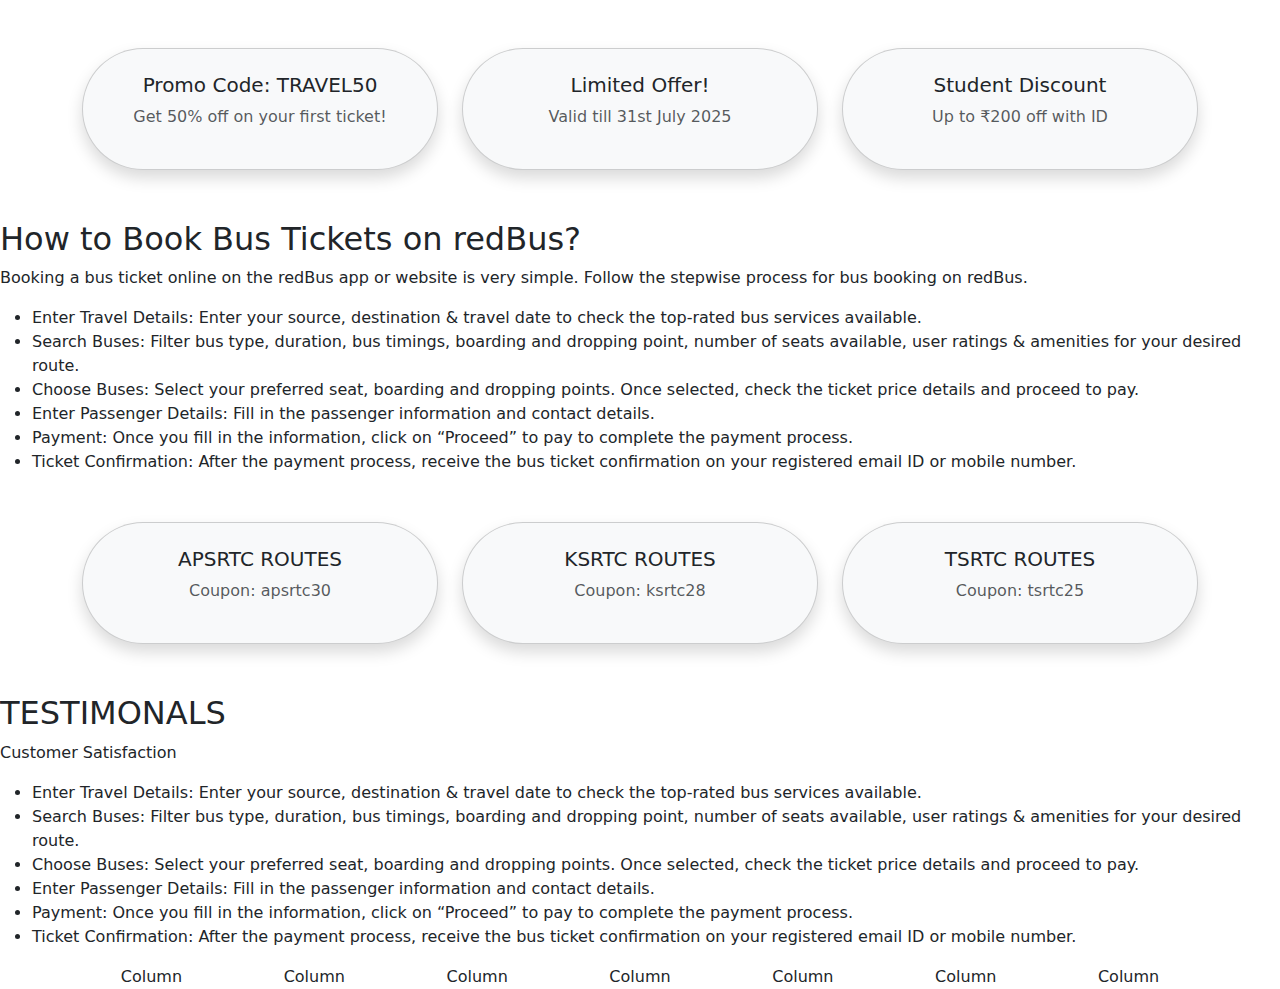
<file: boots/index.html>
<!DOCTYPE html>
<html lang="en">
<head>
    <meta charset="UTF-8">
    <meta name="viewport" content="width=device-width, initial-scale=1.0">
    <title>Document</title>
</head>
<link href="https://cdn.jsdelivr.net/npm/bootstrap@5.3.3/dist/css/bootstrap.min.css" rel="stylesheet">
<link href="https://cdn.jsdelivr.net/npm/bootstrap-icons@1.11.3/font/bootstrap-icons.css" rel="stylesheet">
<link rel="stylesheet" href="h.css">

<body>
    <div class="container mt-5">
    <div class="row g-4">
      <div class="col-md-4">
        <div class="card shadow rounded-pill p-4 text-center bg-light">
          <h5 class="mb-2">Promo Code: TRAVEL50</h5>
          <p class="text-muted">Get 50% off on your first ticket!</p>
        </div>
      </div>
      <div class="col-md-4">
        <div class="card shadow rounded-pill p-4 text-center bg-light">
          <h5 class="mb-2">Limited Offer!</h5>
          <p class="text-muted">Valid till 31st July 2025</p>
        </div>
      </div>
      <div class="col-md-4">
        <div class="card shadow rounded-pill p-4 text-center bg-light">
          <h5 class="mb-2">Student Discount</h5>
          <p class="text-muted">Up to ₹200 off with ID</p>
        </div>
      </div>
    </div>
  </div>

    <div class="card6">
    <h2 class="mb-2">How to Book Bus Tickets on redBus?</h2>
    <p>
      Booking a bus ticket online on the redBus app or website is very simple. Follow the stepwise process for bus
      booking on redBus.
    <ul>
      <li>Enter Travel Details: Enter your source, destination & travel date to check the top-rated bus services
        available. </li>
      <li>Search Buses: Filter bus type, duration, bus timings, boarding and dropping point, number of seats available,
        user ratings & amenities for your desired route. </li>
      <li>Choose Buses: Select your preferred seat, boarding and dropping points. Once selected, check the ticket price
        details and proceed to pay. </li>
      <li>Enter Passenger Details: Fill in the passenger information and contact details.</li>
      <li>Payment: Once you fill in the information, click on “Proceed” to pay to complete the payment process. </li>
      <li>Ticket Confirmation: After the payment process, receive the bus ticket confirmation on your registered email
        ID or mobile number. </li>
    </ul>
    </p>
  </div>

  <div class="container mt-5">
    <div class="row g-4">
      <div class="col-md-4">
        <div class="card0 card shadow rounded-pill p-4 text-center bg-light " style="card0:hover{background: #000;}">

          <h5 class="mb-2">APSRTC ROUTES</h5>
          <p class="text-muted">Coupon: apsrtc30</p>
        </div>
      </div>
      <div class="col-md-4">
        <div class="card0 card shadow rounded-pill p-4 text-center bg-light">

          <h5 class="mb-2">KSRTC ROUTES</h5>
          <p class="text-muted">Coupon: ksrtc28</p>
        </div>
      </div>
      <div class="col-md-4">
        <div class="card0 card shadow rounded-pill p-4 text-center bg-light">

          <h5 class="mb-2">TSRTC ROUTES</h5>
          <p class="text-muted">Coupon: tsrtc25</p>
        </div>
      </div>
    </div>
  </div>  
  
      <div class="card6">
    <h2 class="mb-2">TESTIMONALS</h2>
    <p>
      Customer Satisfaction
    <ul>
      <li>Enter Travel Details: Enter your source, destination & travel date to check the top-rated bus services
        available. </li>
      <li>Search Buses: Filter bus type, duration, bus timings, boarding and dropping point, number of seats available,
        user ratings & amenities for your desired route. </li>
      <li>Choose Buses: Select your preferred seat, boarding and dropping points. Once selected, check the ticket price
        details and proceed to pay. </li>
      <li>Enter Passenger Details: Fill in the passenger information and contact details.</li>
      <li>Payment: Once you fill in the information, click on “Proceed” to pay to complete the payment process. </li>
      <li>Ticket Confirmation: After the payment process, receive the bus ticket confirmation on your registered email
        ID or mobile number. </li>
    </ul>
    </p>
  </div>

  <div class="container text-center">
  <div class="row">
    <div class="col">
      Column
    </div>
    <div class="col">
      Column
    </div>
    <div class="col">
      Column
    </div>
    <div class="col">
        Column
    </div>
    <div class="col">
        Column
    </div>
    <div class="col">
      Column
    </div>
    <div class="col">
      Column
    </div>
  </div>
</div>

</body>
</html>
</file>
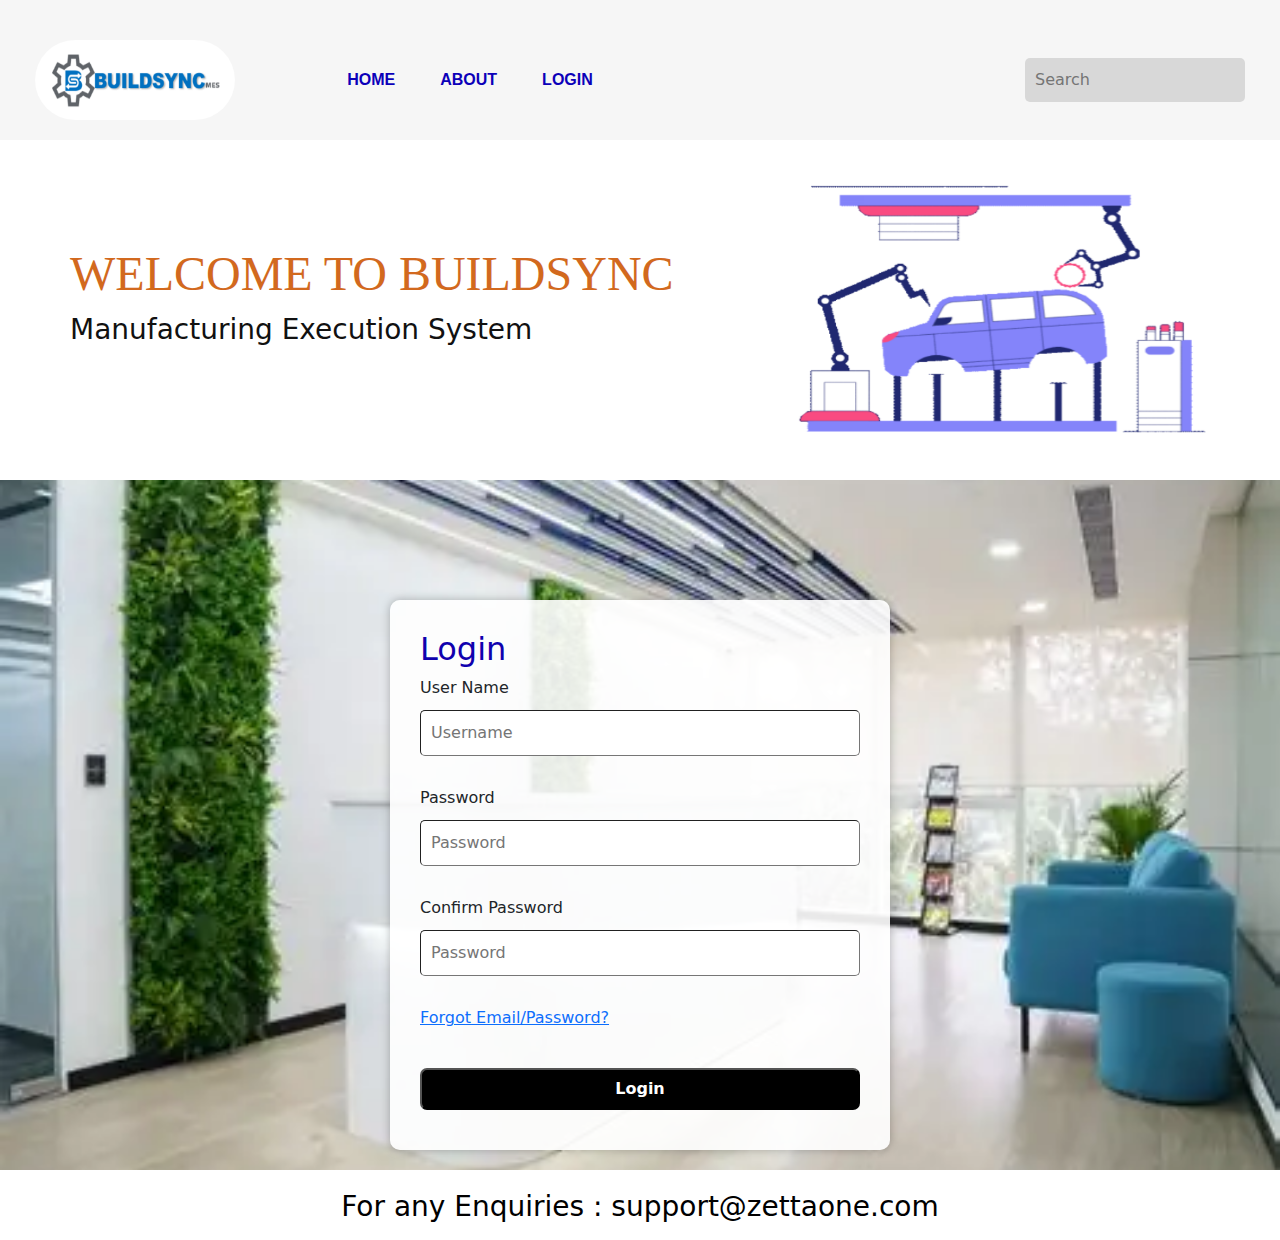
<file: buildsync login/index.html>
<!DOCTYPE html>
<html lang="en">
<head>
  <meta charset="UTF-8">
  <meta name="viewport" content="width=device-width, initial-scale=1">
  <title>Simple Bootstrap Website</title>
  <link href="https://cdn.jsdelivr.net/npm/bootstrap@5.3.3/dist/css/bootstrap.min.css" rel="stylesheet">
  <link rel="stylesheet" href="stye.css">
</head>
<body>

    <nav>
        <div class="nav">
            <div class="title">
                <img class="Zimg" src="images/bu.png" alt="">
            </div>
            <div class="navcontent">
               <a href="#">HOME</a>
                <a href="#">ABOUT</a>
                <a href="#">LOGIN</a>
            </div>
            <div class="searchicon">
                <input type="text" placeholder="Search" class="searchbar">
            </div>
        </div>
    </nav>

    <div class="card1">
  <div class="welcome">
  <h1 class="main-heading">WELCOME TO BUILDSYNC</h1>
  <h3 class="sub-heading">Manufacturing Execution System</h3>
</div>
  <img src="images/bui.png" class="image">
</div>


<div class="card2">
  <form class="form" onsubmit="submitForm(event)">
    <h2>Login</h2>
    <label for="username">User Name</label>
    <input type="text" id="username" class="input" placeholder="Username">

   <label for="password">Password</label>
   <input type="password" id="password" class="input" placeholder="Password">

   <label for="password">Confirm Password</label>
   <input type="password" id="cpassword" class="input" placeholder="Password">

<div class="Forgotemail"><a href="Forgotemail.html">Forgot Email/Password?</a></a><br> </div>

<button type="submit">Login</button>


  </form>
</div>

<div class="card3">
    <h3>For any Enquiries : support@zettaone.com</h3>
</div>

</body>
<script src="script.js"></script>
</html>
</file>
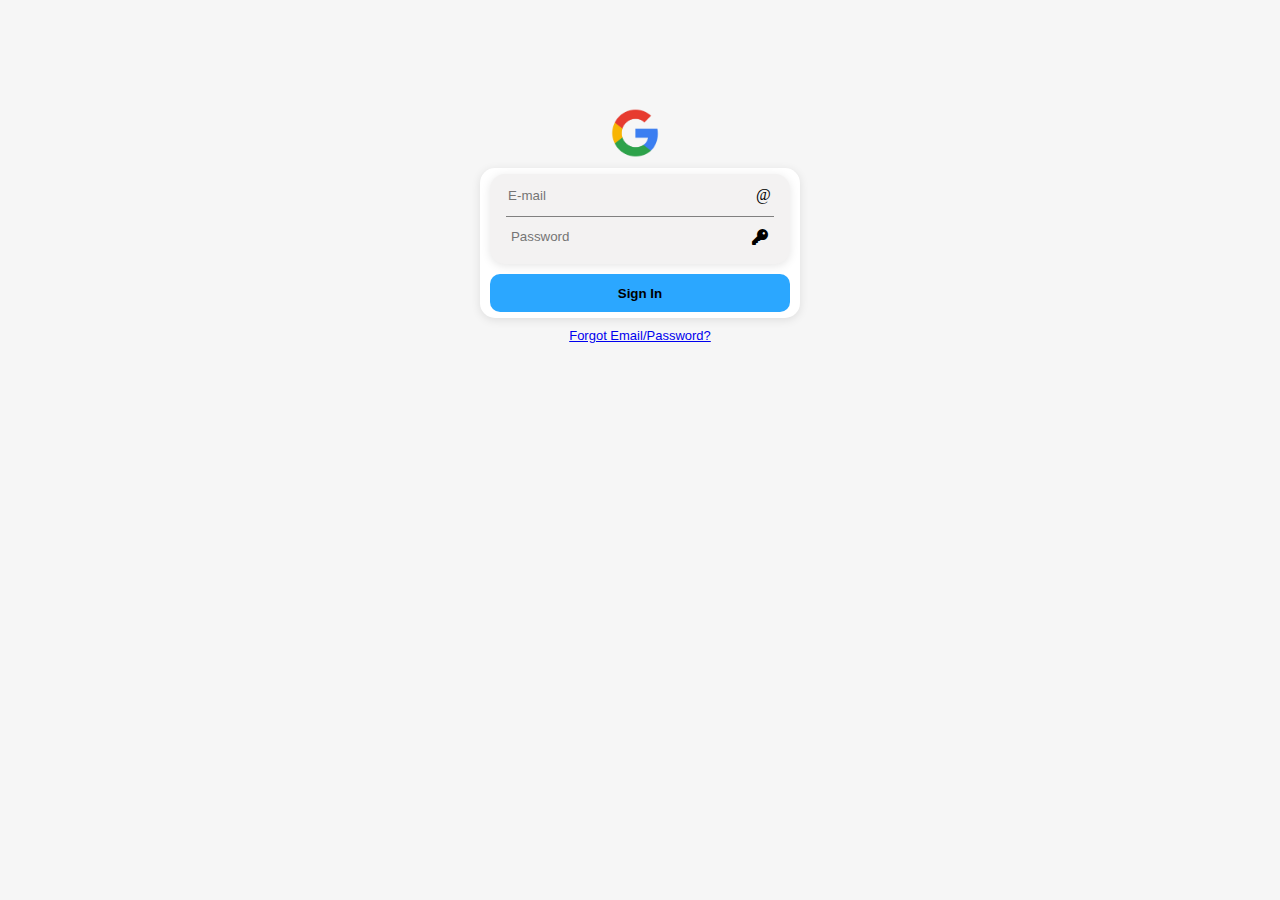
<file: Google Login Form/index.html>
<!DOCTYPE html>

<head>
    <title>Login Page</title>
</head>
<link rel="stylesheet" href="style.css">
<link rel="stylesheet" href="scrpit.js">
<link rel="stylesheet" href="https://cdnjs.cloudflare.com/ajax/libs/font-awesome/6.5.0/css/all.min.css">
<script src="scrpit.js"></script>

<body>
    <form>
        <img class="image" src="images/image.png" alt="img loading" width=50px>
        <div class="cardborder">
            <div>
                <div class="card">

                    <div class="input_wrapper">

                        <input type="email" id="email" class="login" placeholder=" E-mail" required><br>
                        <span class="fieldicon">@</span>
                    </div>

                    <div class="divider"></div>
                    <div class="input_wrapper">
                        <input type="password" id="Password" class="login" placeholder=" Password" required>
                        <span><i class="fa-solid fa-key fieldicon"></i></span>
                    </div>


                </div>
                <button onclick="button()">Sign In</button>
            </div>
        </div>
        <div class="Forgotemail"><a href="Forgotemail.html">Forgot Email/Password?</a></a><br> </div>

    </form>
</body>
</file>
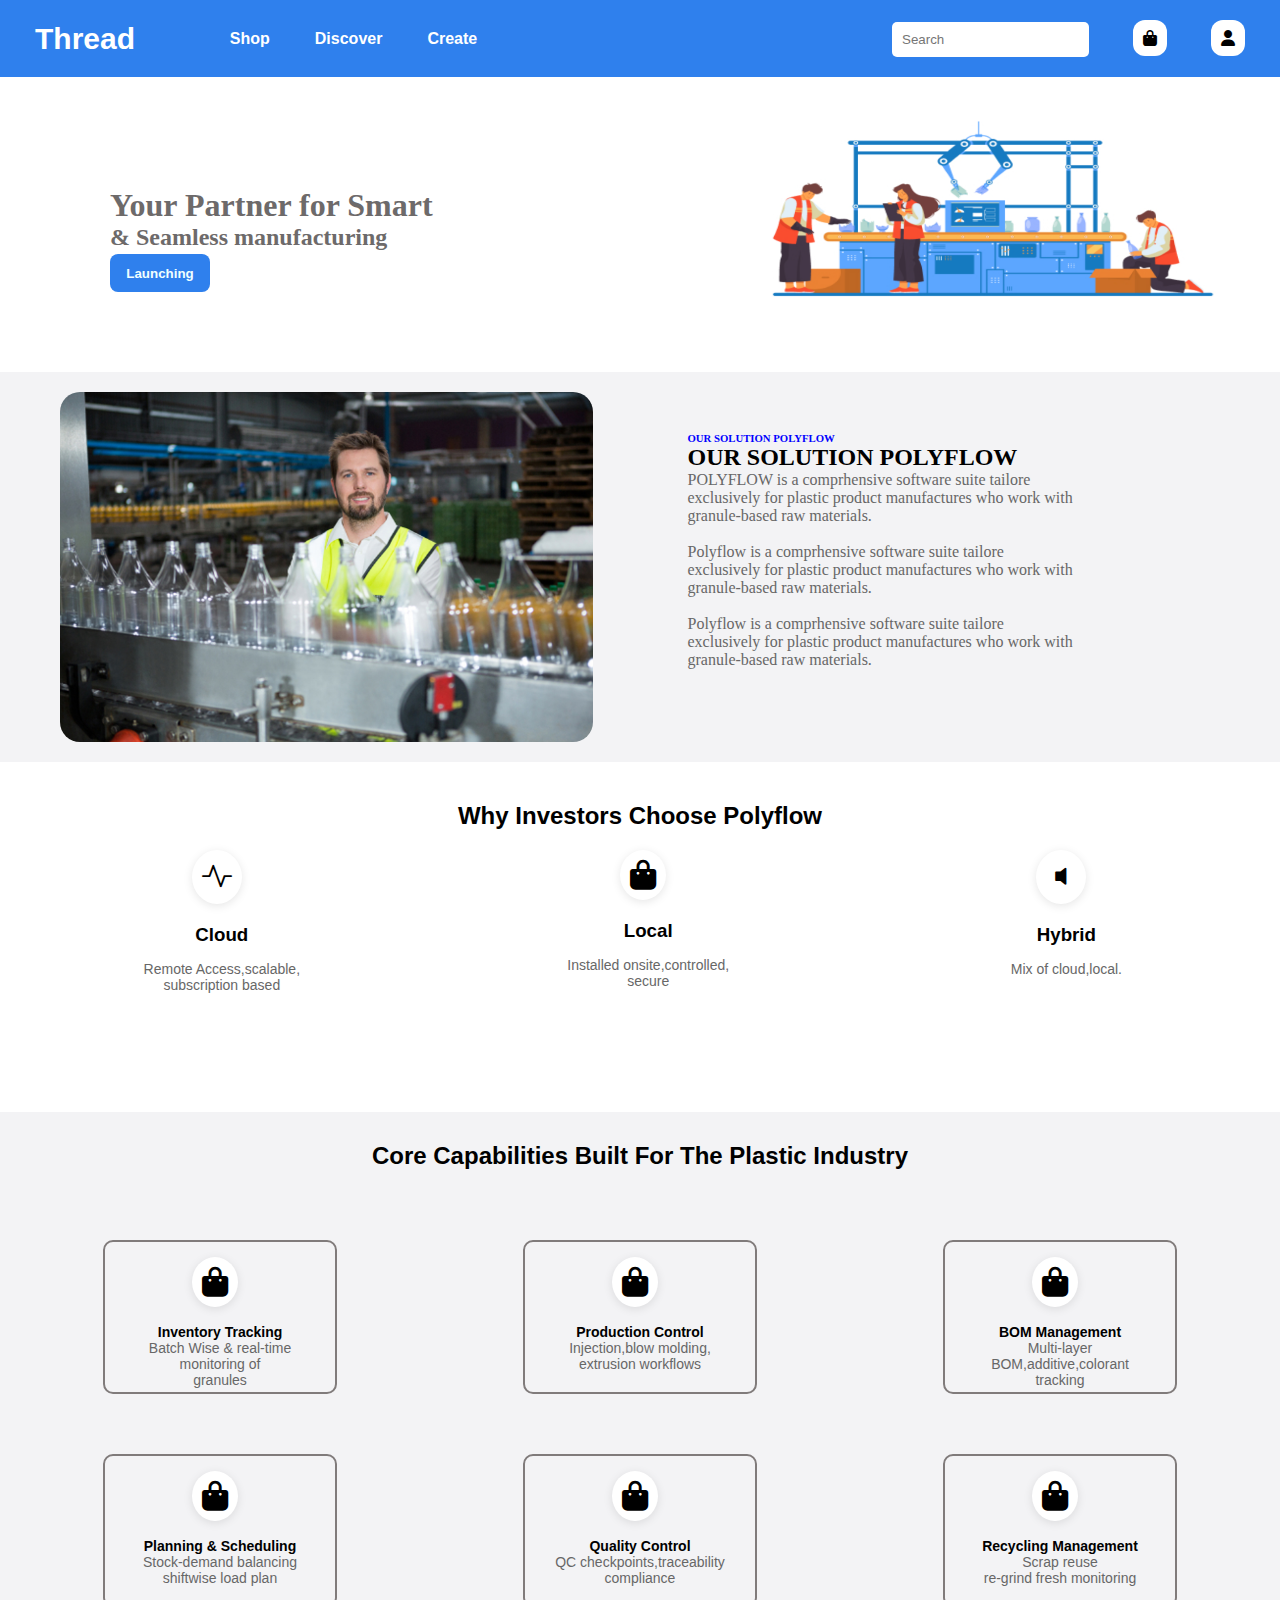
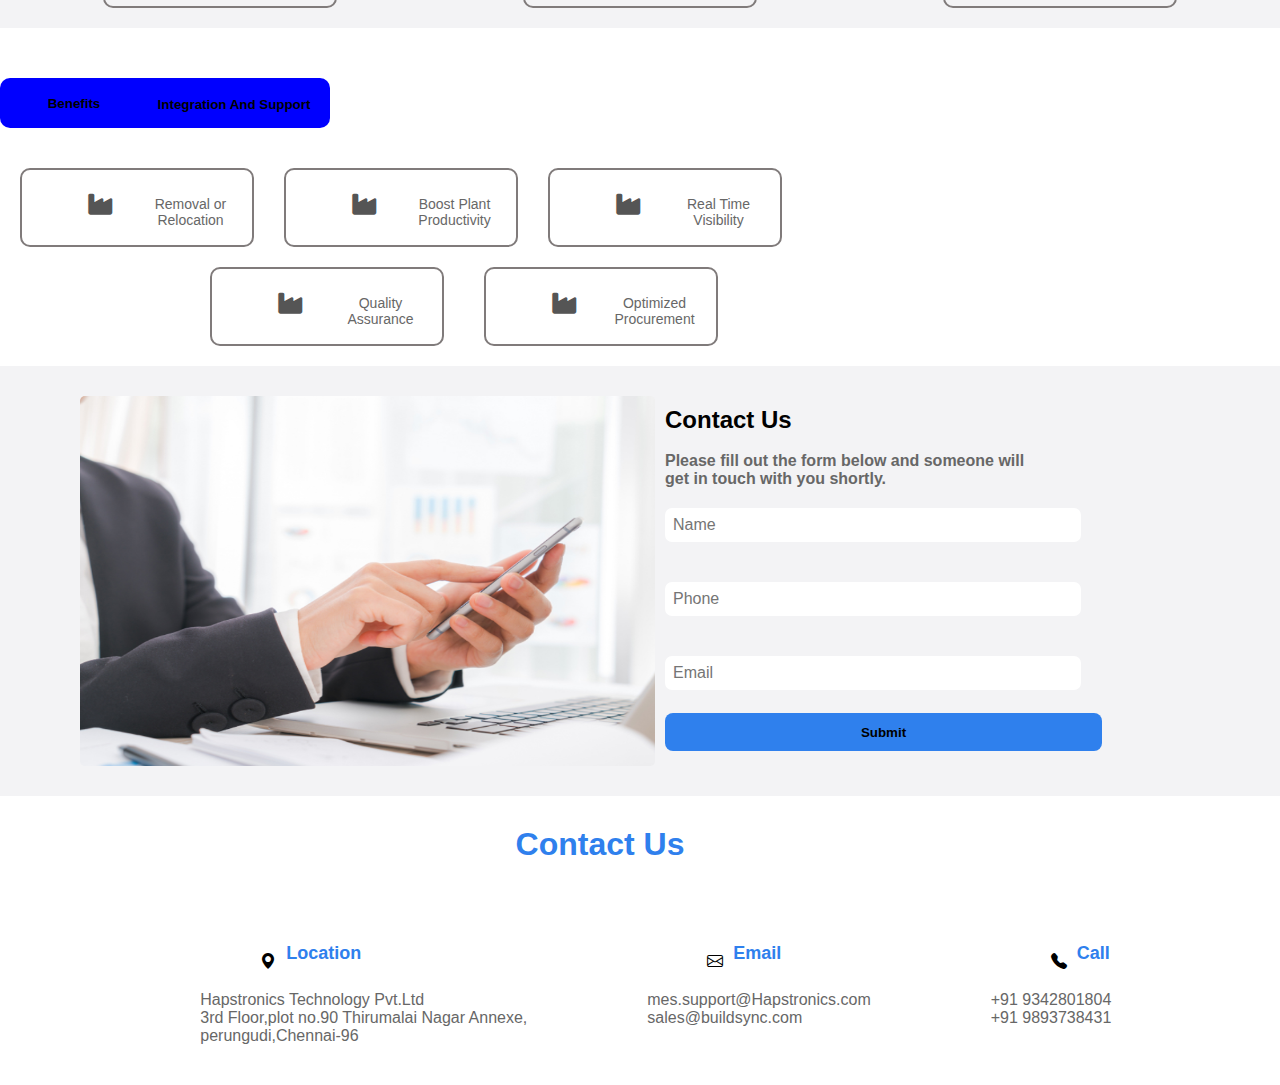
<file: PolyFlow Page/index.html>
<!DOCTYPE html>
<html lang="en">

<head>
    <meta charset="UTF-8">
    <meta name="viewport" content="width=device-width, initial-scale=1.0">
    <title>Document</title>
</head>
<link rel="stylesheet" href="style.css">
<link rel="stylesheet" href="https://cdnjs.cloudflare.com/ajax/libs/font-awesome/6.5.0/css/all.min.css">
<link rel="stylesheet" href="https://cdn.jsdelivr.net/npm/bootstrap-icons@1.10.5/font/bootstrap-icons.css">


<body>

    <nav>
        <div class="nav">
            <div class="title">
                <a href="#">Thread</a>
            </div>
            <div class="navcontent">
                <a href="#">Shop</a>
                <a href="#">Discover</a>
                <a href="#">Create</a>
            </div>
            <div class="searchicon">
                <input type="text" placeholder="Search" class="searchbar">
                <i class="fa-solid fa-bag-shopping"></i>
                <i class="fa-solid fa-user"></i>
            </div>
        </div>
    </nav>



    <div class="card">
        <div class="heading">
            <h1>Your Partner for Smart</h1>
            <h2 class="card1con">& Seamless manufacturing</h2>
            <button class="launch">Launching</button>
        </div>
        <img src="images/ggf.png" alt="loading" class="image">

    </div>

    <div class="card2">
        <img src="images/ddf.png" alt="loading" class="image2">

        <div class="heading2">
            <h6>OUR SOLUTION POLYFLOW</h6>
            <h2>OUR SOLUTION POLYFLOW</h2>
            <P>POLYFLOW is a comprhensive software suite tailore <br>
                exclusively for plastic product manufactures who work with <br>
                granule-based raw materials.
            </P><br>
            <P>Polyflow is a comprhensive software suite tailore <br>
                exclusively for plastic product manufactures who work with <br>
                granule-based raw materials.
            </P><br>
            <P>Polyflow is a comprhensive software suite tailore <br>
                exclusively for plastic product manufactures who work with <br>
                granule-based raw materials.
            </P>
        </div>

    </div>

    <div class="card3">
        <h2 class="why">Why Investors Choose Polyflow</h2>
        <div class="cardcontent">

            <div class="logoconent">
                <i class="bi bi-activity icons"></i>
                <h3 class="cloud">Cloud</h3>
                <p class="clouds">Remote Access,scalable,
                <p class="cloud2"> subscription based</p>
            </div>
            <div class="logoconent">

                <i class="fa-solid fa-bag-shopping icons"></i>
                <h3 class="cloud">Local</h3>
                <p class="clouds">Installed onsite,controlled,
                <p class="cloud2">secure</p>
                </p>
            </div>

            <div class="logoconent">
                <i class="bi bi-volume-off-fill icons"></i>
                <h3 class="cloud">Hybrid</h3>
                <p class="clouds">Mix of cloud,local.</p>

            </div>
        </div>
    </div>


    <div class="card4">
        <h2 class="core">Core Capabilities Built For The Plastic Industry</h2>
        <div class="boxescontent">

            <div class="boxlogo">
                <i class="fa-solid fa-bag-shopping icons alignment"></i>
                <h3 class="logo">Inventory Tracking</h3>
                <p class="boxcontext">Batch Wise & real-time monitoring of</p>
                <p class="box3content">granules</p>
            </div>

            <div class="boxlogo">
                <i class="fa-solid fa-bag-shopping icons alignment"></i>
                <h3 class="logo">Production Control</h3>
                <p class="boxcontext">Injection,blow molding,</p>
                <p class="box3content">extrusion workflows</p>
            </div>

            <div class="boxlogo">
                <i class="fa-solid fa-bag-shopping icons alignment"></i>
                <h3 class="logo">BOM Management</h3>
                <p class="boxcontext">Multi-layer BOM,additive,colorant</p>
                <p class="box3content">tracking</p>
            </div>
        </div>

        <div class="box2content">

            <div class="boxlogo">
                <i class="fa-solid fa-bag-shopping icons alignment"></i>
                <h3 class="logo">Planning & Scheduling</h3>
                <p class="boxcontext">Stock-demand balancing</p>
                <p class="box3content">shiftwise load plan</p>
            </div>

            <div class="boxlogo">
                <i class="fa-solid fa-bag-shopping icons alignment"></i>
                <h3 class="logo">Quality Control</h3>
                <p class="boxcontext">QC checkpoints,traceability</p>
                <p class="box3content">compliance</p>
            </div>

            <div class="boxlogo">
                <i class="fa-solid fa-bag-shopping icons alignment"></i>
                <h3 class="logo">Recycling Management</h3>
                <p class="boxcontext">Scrap reuse</p>
                <p class="box3content">re-grind fresh monitoring</p>
            </div>

        </div>
    </div>


    <div class="card6">
        <div class="buttoncard">
            <button class="b1">Benefits</button>
            <button class="b2">Integration And Support</button>
        </div>
        <div class="lampcontent">
            <div class="lamp">
                <i class="fas fa-industry lampicon"></i>
                <p class="lampcontext">Removal or Relocation</p>

            </div>
            <div class="lamp">
                <i class="fas fa-industry lampicon"></i>
                <p class="lampcontext">Boost Plant Productivity</p>
            </div>
            <div class="lamp">
                <i class="fas fa-industry lampicon"></i>
                <p class="lampcontext">Real Time Visibility</p>
            </div>
        </div>
        <div class="lamp2content">
            <div class="lamp">
                <i class="fas fa-industry lampicon"></i>
                <p class="lampcontext">Quality Assurance</p>
            </div>
            <div class="lamp">
                <i class="fas fa-industry lampicon"></i>
                <p class="lampcontext">Optimized Procurement</p>
            </div>

        </div>

    </div>



    <div class="card5">
        <img class="image4" src="images/ssf.png" alt="">
        <div class="form">
            <h2 class="con">Contact Us</h2><br>
            <p class="pl"> Please fill out the form below and someone will <br>
                get in touch with you shortly.
            </p>
            <form class="forms">
                <input type="email" id="email" placeholder="Name" class="email">

                <input type="email" id="email" placeholder="Phone" class="email">

                <input type="email" id="email" placeholder="Email" class="email">


                <div>
                    <button>Submit</button>
                </div>

            </form>
        </div>

    </div>

    <div class="card7">
        <h1 class="card7head">Contact Us</h1>
        <div class="carddetails">
            <h1></h1>
            <div class="firs">
                <div class="location">
                    <h1 class="f1"><i class="bi bi-geo-alt-fill"></i> Location</h1>
                </div>
                <p class="af">Hapstronics Technology Pvt.Ltd <br>
                    3rd Floor,plot no.90 Thirumalai Nagar Annexe,<br>
                    perungudi,Chennai-96
                </p>
            </div>

            <div class="sec">
                <div class="location">
                    <h1 class="f1"><i class="bi bi-envelope"></i> Email</h1>
                </div>
                <p class="af">mes.support@Hapstronics.com <br>
                    sales@buildsync.com
                </p>
            </div>

            <div class="th">
                <div class="location">
                    <h1 class="f1"><i class="bi bi-telephone-fill"></i> Call</h1>
                </div>
                <p class="af">+91 9342801804<br>
                    +91 9893738431
                </p>
            </div>

        </div>
    </div>


</body>

</html>
</file>
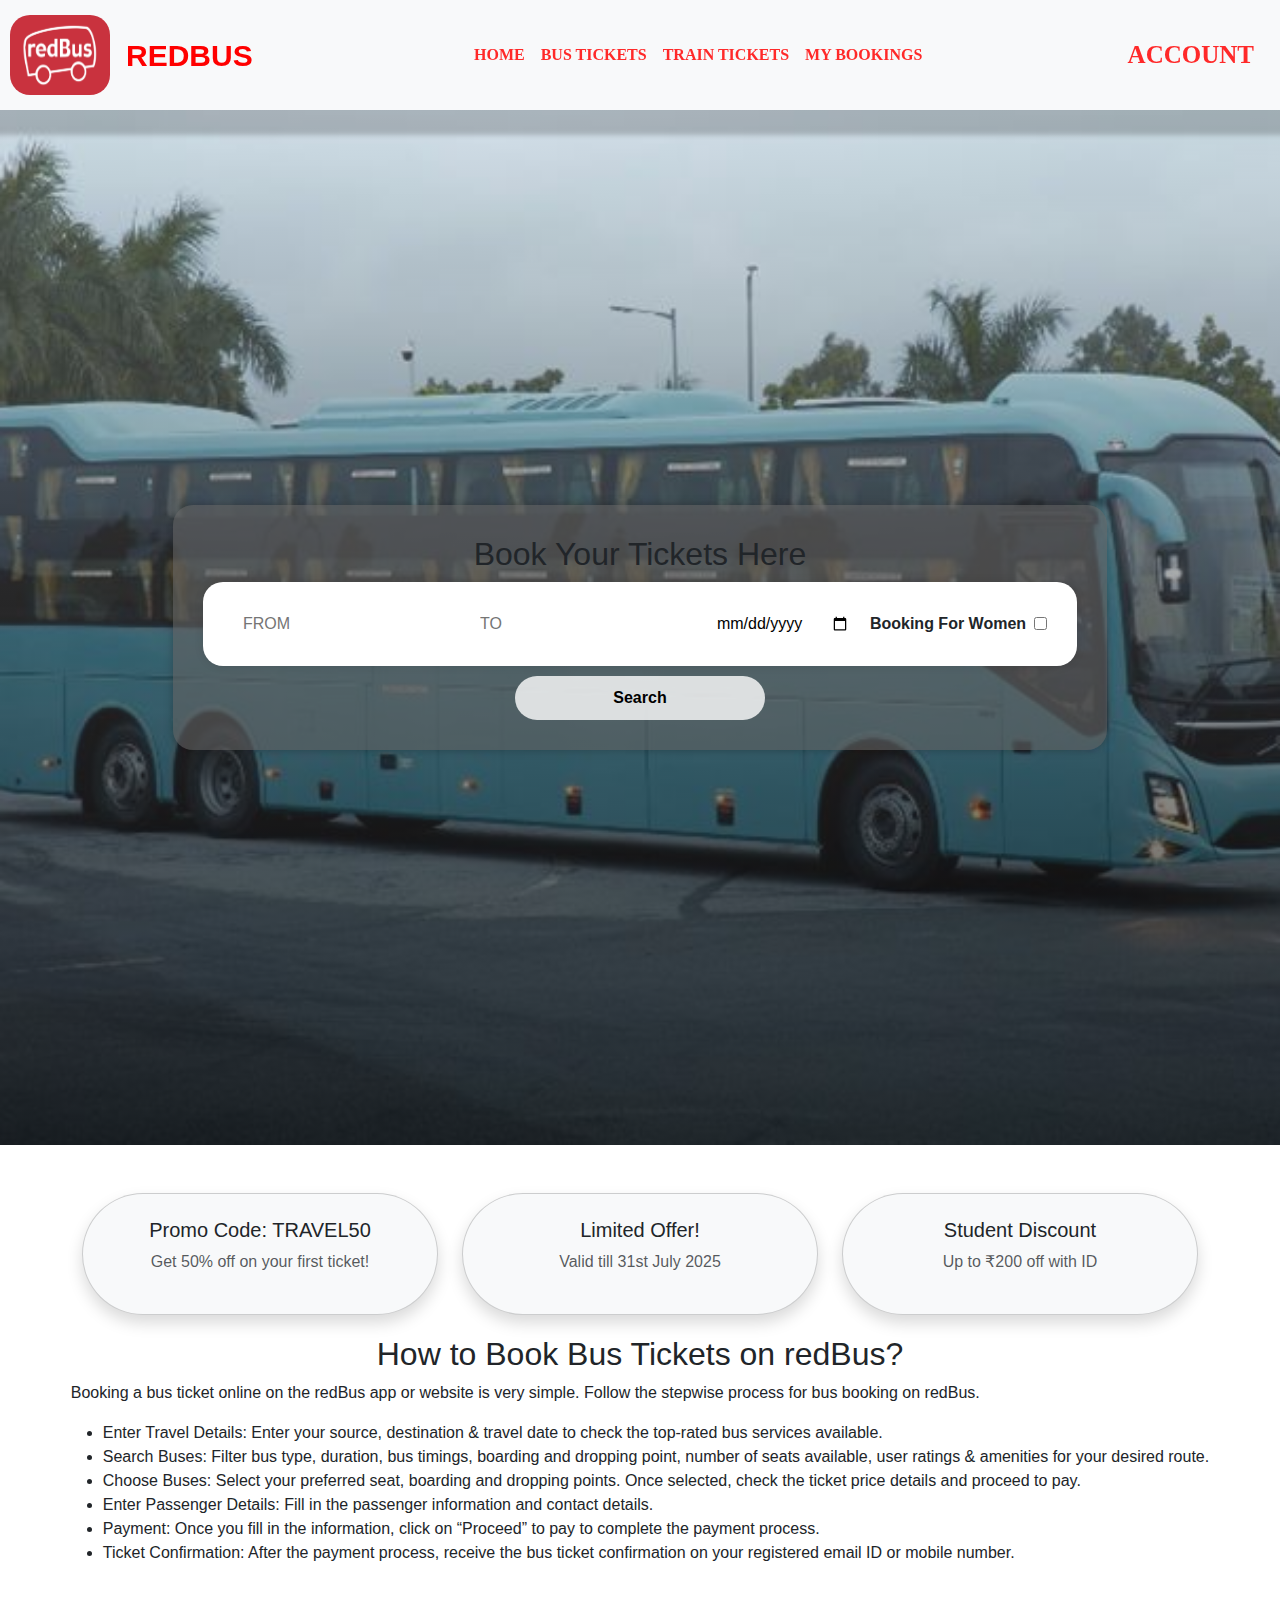
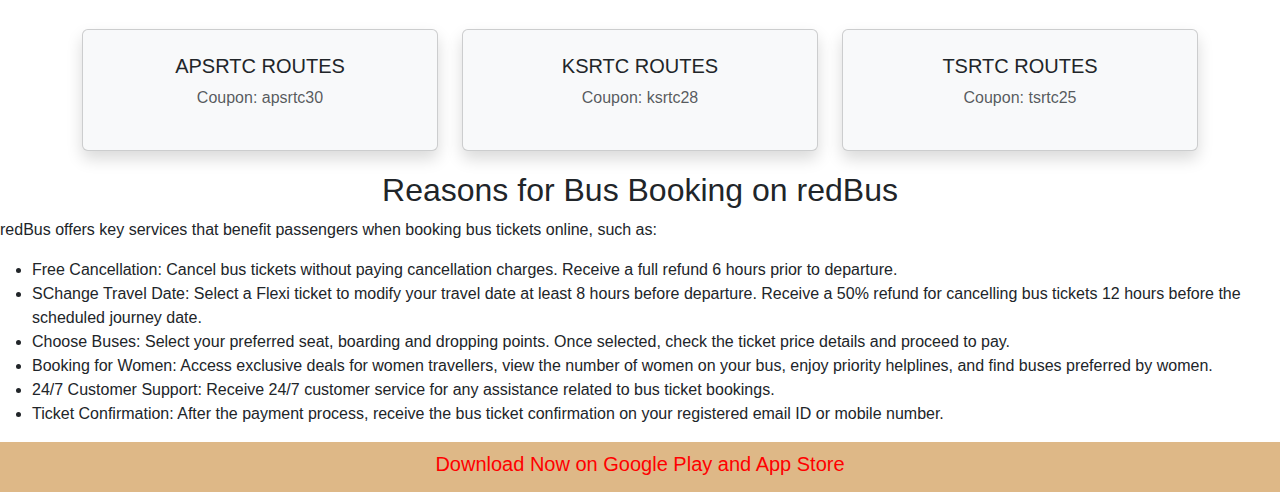
<file: redbus/index.html>
<!DOCTYPE html>
<html lang="en">

<head>
  <meta charset="UTF-8">
  <meta name="viewport" content="width=device-width, initial-scale=1.0">
  <title>Document</title>
</head>
<link rel="stylesheet" href="red.css">
<link href="https://cdn.jsdelivr.net/npm/bootstrap@5.3.3/dist/css/bootstrap.min.css" rel="stylesheet">
<link href="https://cdn.jsdelivr.net/npm/bootstrap-icons@1.11.3/font/bootstrap-icons.css" rel="stylesheet">

<body>
<nav class="navbar navbar-expand-lg navbar-light bg-light" id="navbar">
  <a class="navbar-brand" href="#">
    <img src="images/red.png" alt="Redbus Logo" width="100" height="80" style="border-radius: 20px;">
    <a class="navbar-brand" href="#">REDBUS</a>
    <button class="navbar-toggler" type="button" data-bs-toggle="collapse" data-bs-target="#navbarSupportedContent"
      aria-controls="navbarSupportedContent" aria-expanded="false" aria-label="Toggle navigation">
      <span class="navbar-toggler-icon"></span>
    </button>


    <div class="collapse navbar-collapse" id="navbarSupportedContent">
      <ul class="navbar-nav mx-auto">
        <li class="nav-item ">
          <a class="nav-link" id="home" href="index.html">HOME</a>
        </li>
        <li class="nav-item ">
          <a class="nav-link" id="bticket" href="ticket.html">BUS TICKETS</a>
        </li>
        <li class="nav-item ">
          <a class="nav-link" id="tticket" href="train.html">TRAIN TICKETS</a>
        </li>
        <li class="nav-item ">
          <a class="nav-link" id="mbo" href="booking.html">MY BOOKINGS</a>
        </li>
      </ul>
      <a class="navbar-brand" style="font-size: 25px;" href="account.html">ACCOUNT</a>
    </div>
  </nav>

  

  <div class="card2">
    <form class="form" onsubmit="submitForm(event)">
      <h2 class="book">Book Your Tickets Here</h2>
      <div class="ticket">

        <div class="section">
          <input type="text" placeholder="FROM" id="from">
        </div>

        <div class="section">
          <input type="text" placeholder="TO" id="to">
        </div>

        <div class="section date">

          <input type="date" placeholder="DATE OF TRAVEL" id="date">

        </div>

        <div class="boxx">
          <label for="women">Booking For Women</label>
          <input type="checkbox" id="women">
        </div>

      </div>

      <div class="button-wrapper">
        <button class="button" type="submit">Search</button>
      </div>


    </form>
  </div>
</div>



    <div class="container mt-5">
    <div class="row g-4">
      <div class="col-md-4">
        <div class="card shadow rounded-pill p-4 text-center bg-light">
          <h5 class="mb-2">Promo Code: TRAVEL50</h5>
          <p class="text-muted">Get 50% off on your first ticket!</p>
        </div>
      </div>
      <div class="col-md-4">
        <div class="card shadow rounded-pill p-4 text-center bg-light">
          <h5 class="mb-2">Limited Offer!</h5>
          <p class="text-muted">Valid till 31st July 2025</p>
        </div>
      </div>
      <div class="col-md-4">
        <div class="card shadow rounded-pill p-4 text-center bg-light">
          <h5 class="mb-2">Student Discount</h5>
          <p class="text-muted">Up to ₹200 off with ID</p>
        </div>
      </div>
    </div>
  </div>

    <div class="card6">
      <div>
    <h2 class="mb-2">How to Book Bus Tickets on redBus?</h2>
    <p>
      Booking a bus ticket online on the redBus app or website is very simple. Follow the stepwise process for bus
      booking on redBus.
    <ul>
      <li>Enter Travel Details: Enter your source, destination & travel date to check the top-rated bus services
        available. </li>
      <li>Search Buses: Filter bus type, duration, bus timings, boarding and dropping point, number of seats available,
        user ratings & amenities for your desired route. </li>
      <li>Choose Buses: Select your preferred seat, boarding and dropping points. Once selected, check the ticket price
        details and proceed to pay. </li>
      <li>Enter Passenger Details: Fill in the passenger information and contact details.</li>
      <li>Payment: Once you fill in the information, click on “Proceed” to pay to complete the payment process. </li>
      <li>Ticket Confirmation: After the payment process, receive the bus ticket confirmation on your registered email
        ID or mobile number. </li>
    </ul>
    </p>
    </div>
  </div>

  <div class="container mt-5">
    <div class="row g-4">
      <div class="col-md-4">
        <div class="card0 card shadow -pill p-4 text-center bg-light " style="card0:hover{background: #000;}">

          <h5 class="mb-2">APSRTC ROUTES</h5>
          <p class="text-muted">Coupon: apsrtc30</p>
        </div>
      </div>
      <div class="col-md-4">
        <div class="card0 card shadow -pill p-4 text-center bg-light">

          <h5 class="mb-2">KSRTC ROUTES</h5>
          <p class="text-muted">Coupon: ksrtc28</p>
        </div>
      </div>
      <div class="col-md-4">
        <div class="card0 card shadow -pill p-4 text-center bg-light">

          <h5 class="mb-2">TSRTC ROUTES</h5>
          <p class="text-muted">Coupon: tsrtc25</p>
        </div>
      </div>
    </div>
  </div>  
  
      <div class="card6">
        <div>
    <h2 class="mb-2">Reasons for Bus Booking on redBus</h2>
    <p>
      redBus offers key services that benefit passengers when booking bus tickets online, such as:
    <ul>
      <li>Free Cancellation: Cancel bus tickets without paying cancellation charges. Receive a full refund 6 hours prior to departure.  </li>
      <li>SChange Travel Date: Select a Flexi ticket to modify your travel date at least 8 hours before departure. Receive a 50% refund for cancelling bus tickets 12 hours before the scheduled journey date.  </li>
      <li>Choose Buses: Select your preferred seat, boarding and dropping points. Once selected, check the ticket price
        details and proceed to pay. </li>
      <li>Booking for Women: Access exclusive deals for women travellers, view the number of women on your bus, enjoy priority helplines, and find buses preferred by women.</li>
      <li>24/7 Customer Support: Receive 24/7 customer service for any assistance related to bus ticket bookings.</li>
      <li>Ticket Confirmation: After the payment process, receive the bus ticket confirmation on your registered email
        ID or mobile number. </li>
    </ul>
    </p>
    </div>
  </div>

  <div class="card7 text-center">
    <div class="down">
      <h5 >Download Now on Google Play and App Store</h5>
    </div>
  </div>
</body>
<script src="bus.js"></script>
<script src="https://cdn.jsdelivr.net/npm/bootstrap@5.3.7/dist/js/bootstrap.bundle.min.js"></script>


</html>
</file>
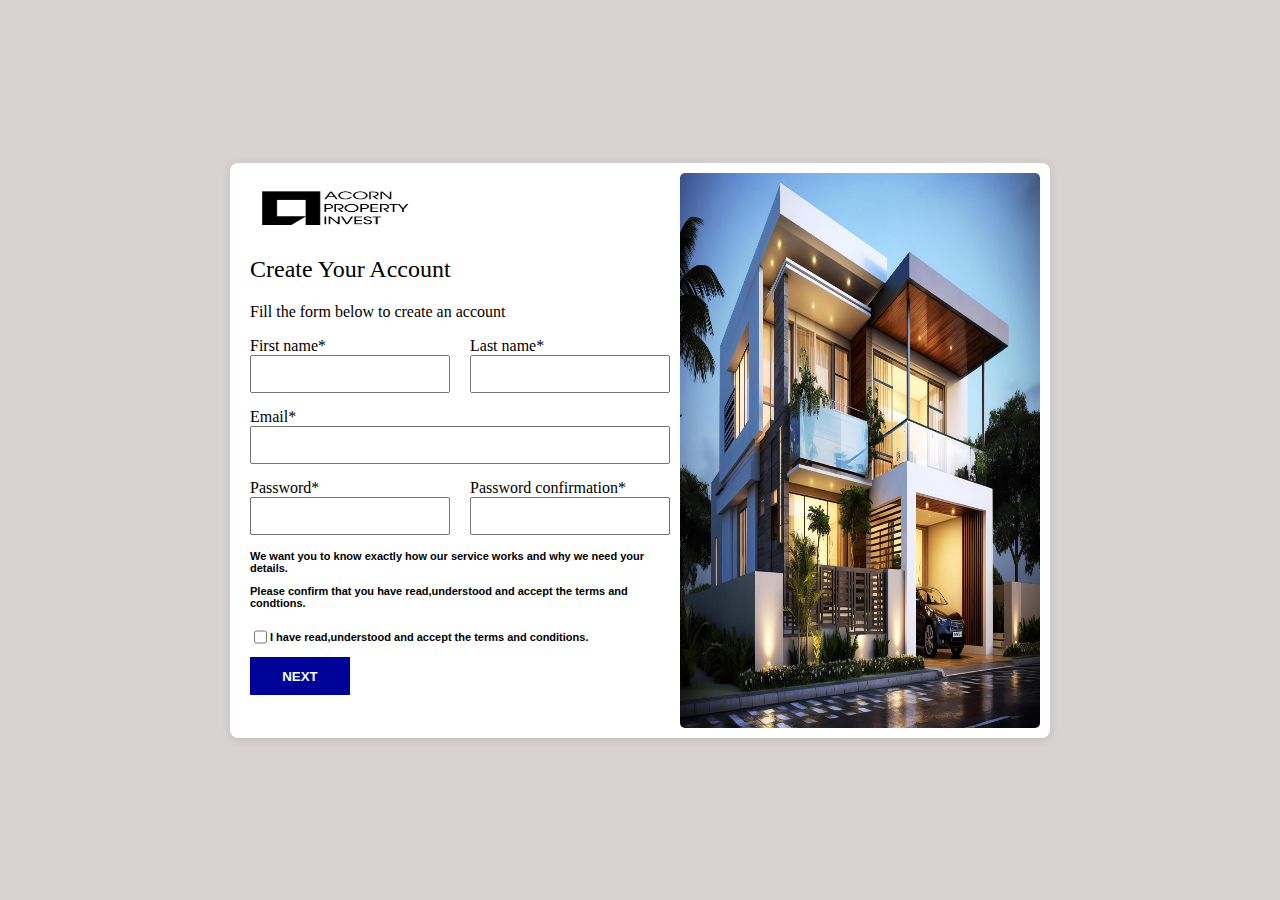
<file: SignIn With Image/index.html>
<!DOCTYPE html>
<html lang="en">

<head>
    <meta charset="UTF-8">
    <meta name="viewport" content="width=device-width, initial-scale=1.0">
    <title>Document</title>
    <link rel="stylesheet" href="style.css">
</head>

<body>
    <div class="card">
        <div class="form">
            <img class="logo" src="images/OIP.webp" alt=""><br>
            <h2>Create Your Account</h2>
            <p>Fill the form below to create an account</p>
            <form>
                <div class="form_row">
                    <div>
                        <label for="">First name*</label>
                        <input type="text" class="fn">
                    </div>

                    <div>
                        <label for="">Last name*</label>
                        <input type="text" class="ln">
                    </div>
                </div>

                <label for="">Email*</label><br>
                <input type="email" id="email" class="email">

                <div class="password_row">
                    <div>
                        <label for="">Password*</label>
                        <input type="password" id="pass" class="po">
                    </div>

                    <div>
                        <label for="">Password confirmation*</label>
                        <input type="password" id="passco" class="poc">
                    </div>
                </div>


                <p class="terms">We want you to know exactly how our service works and why we need your details.</p>
                <p class="terms">Please confirm that you have read,understood and accept the terms and condtions.</p>

                <div class="box">
                    <input type="checkbox" required>
                    <p class="red">I have read,understood and accept the terms and conditions.</p>
                </div>

                <button onclick="button()">NEXT</button>
            </form>
        </div>
        <img class="image" src="images/sss.jpg" alt="">
    </div>
</body>
<script src="script.js"></script>

</html>
</file>
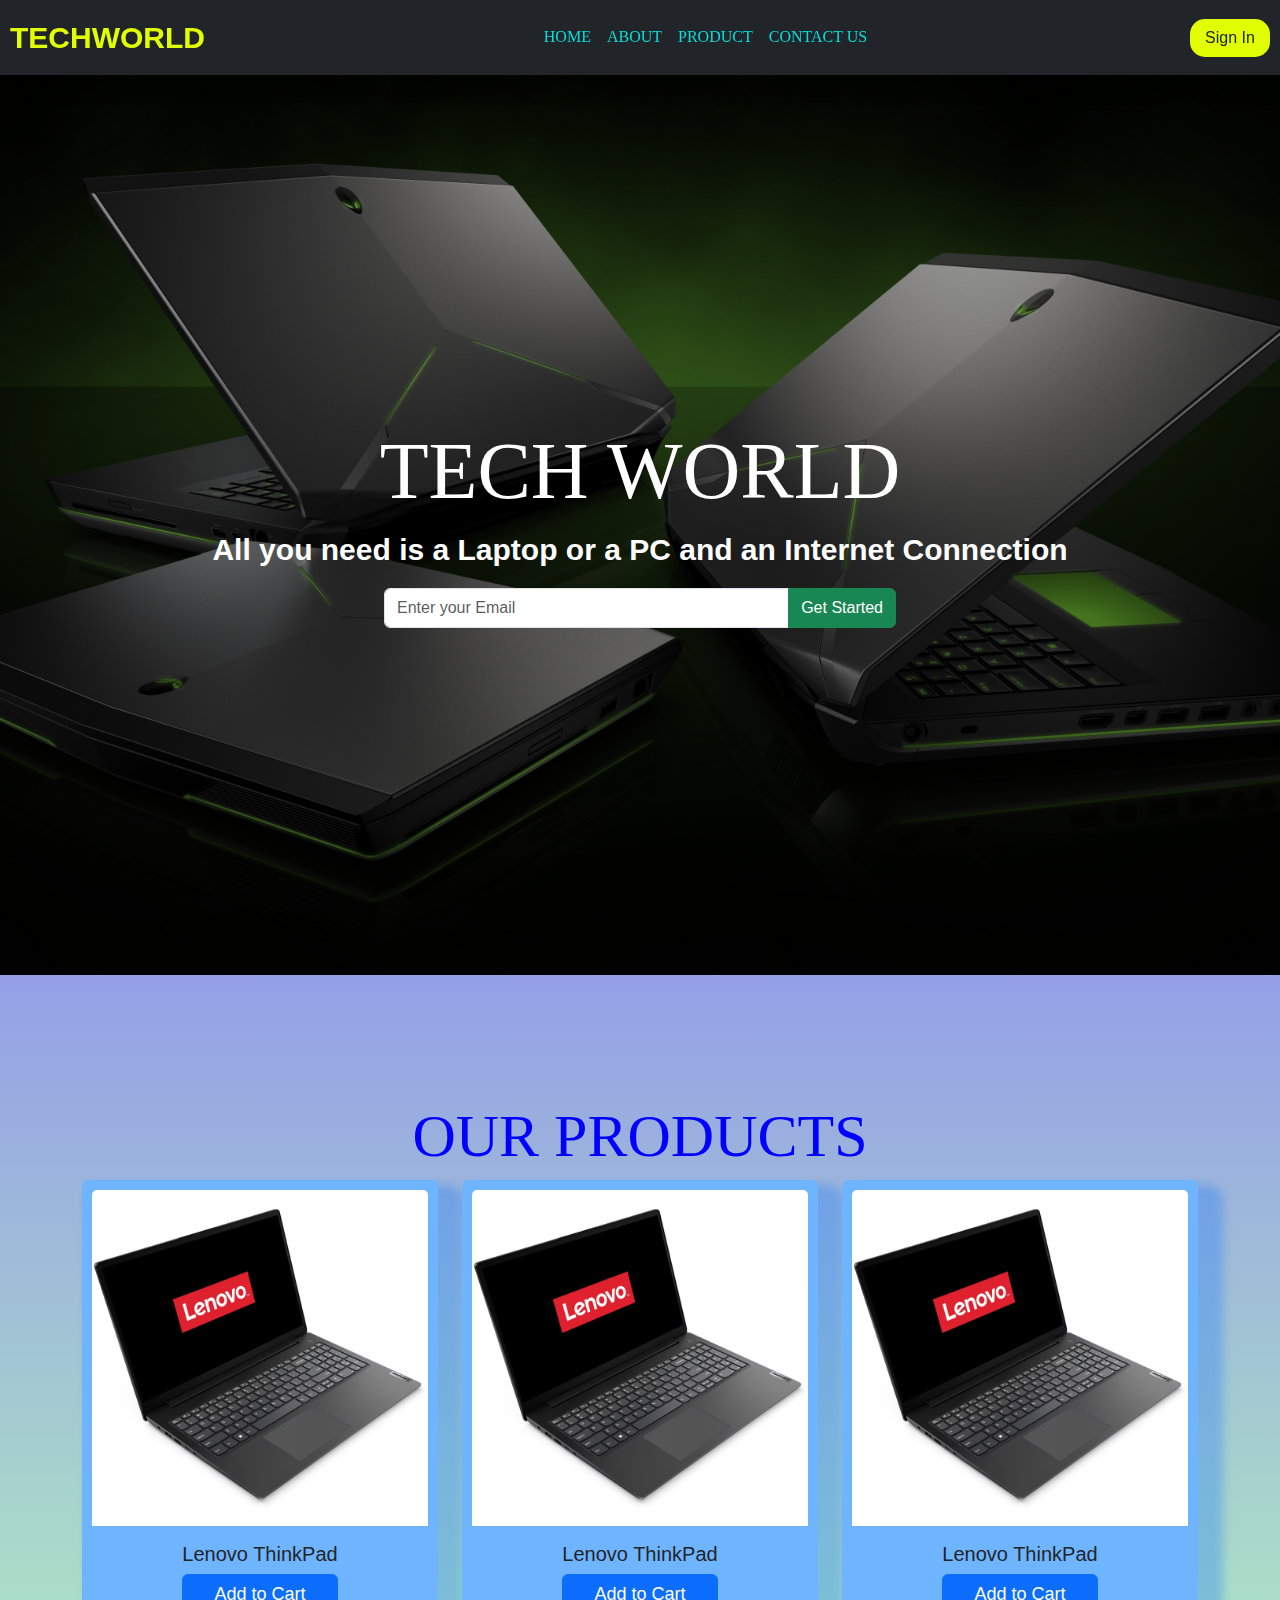
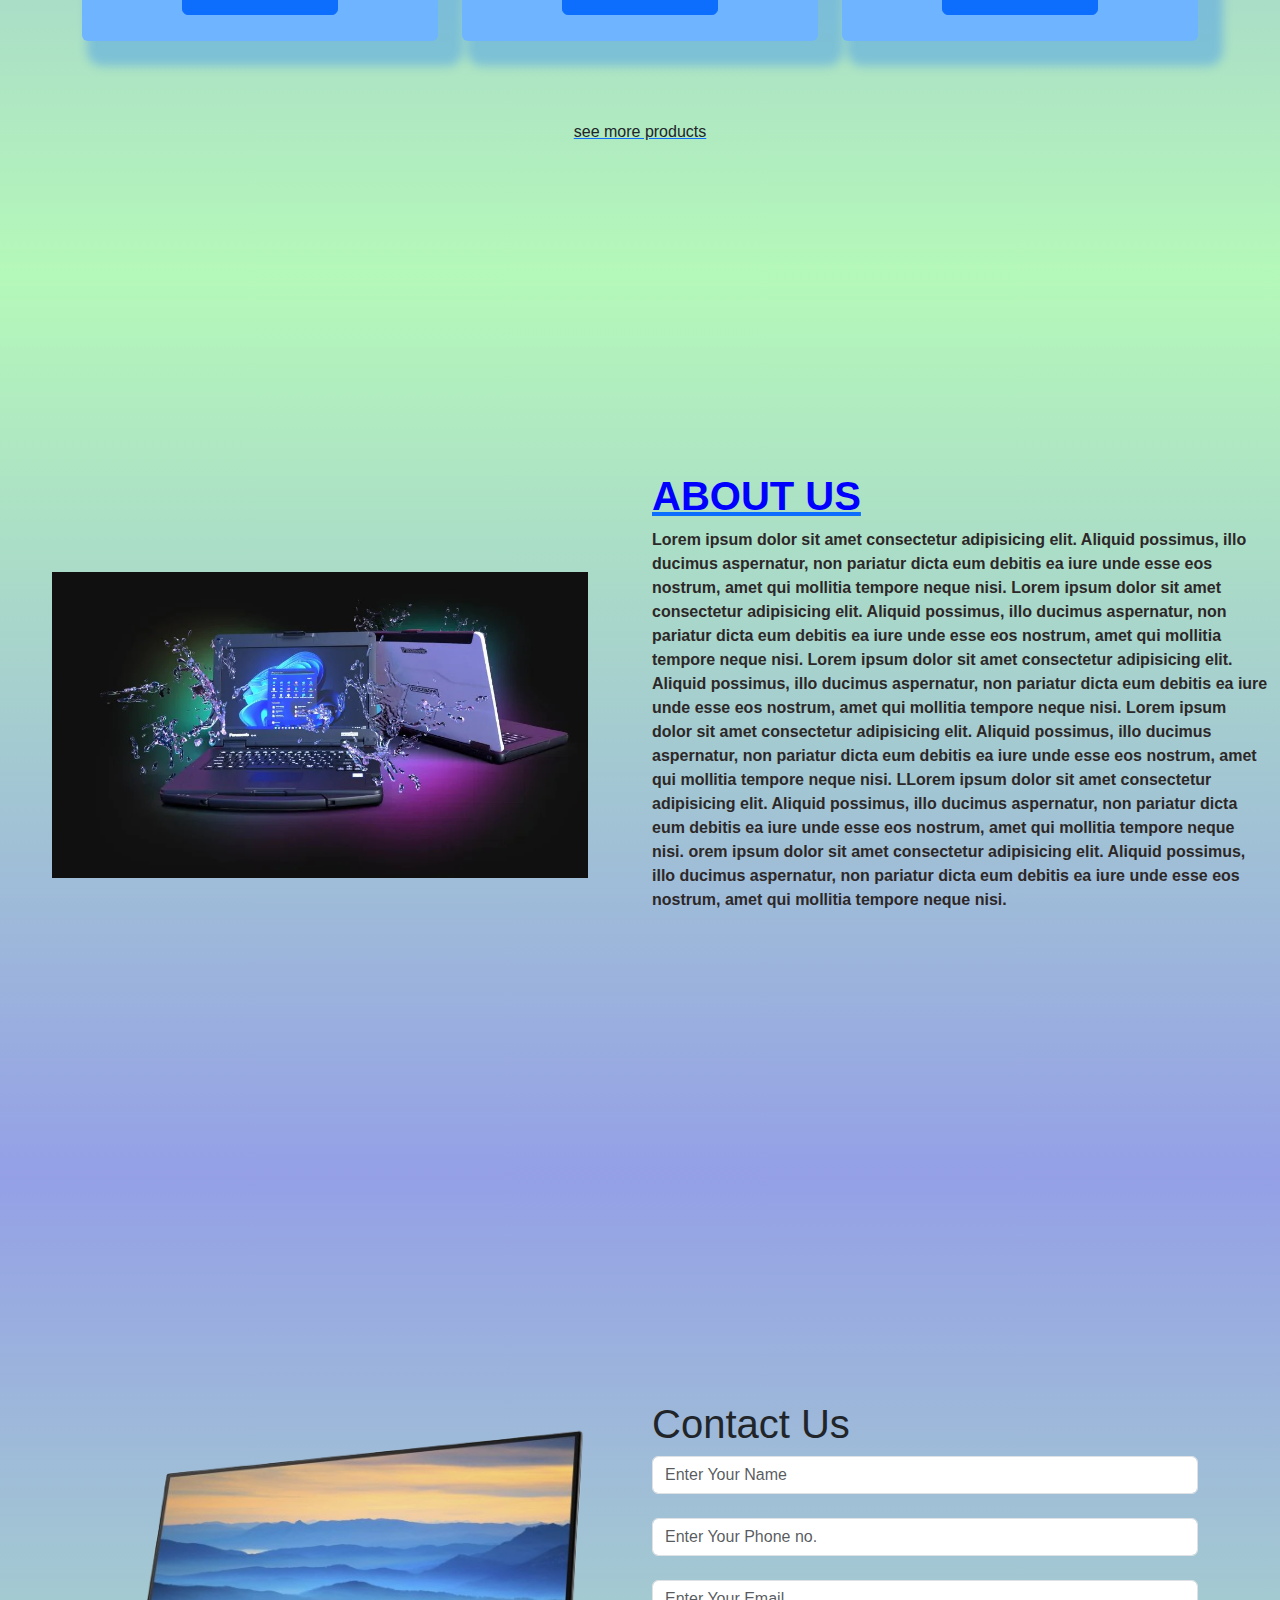
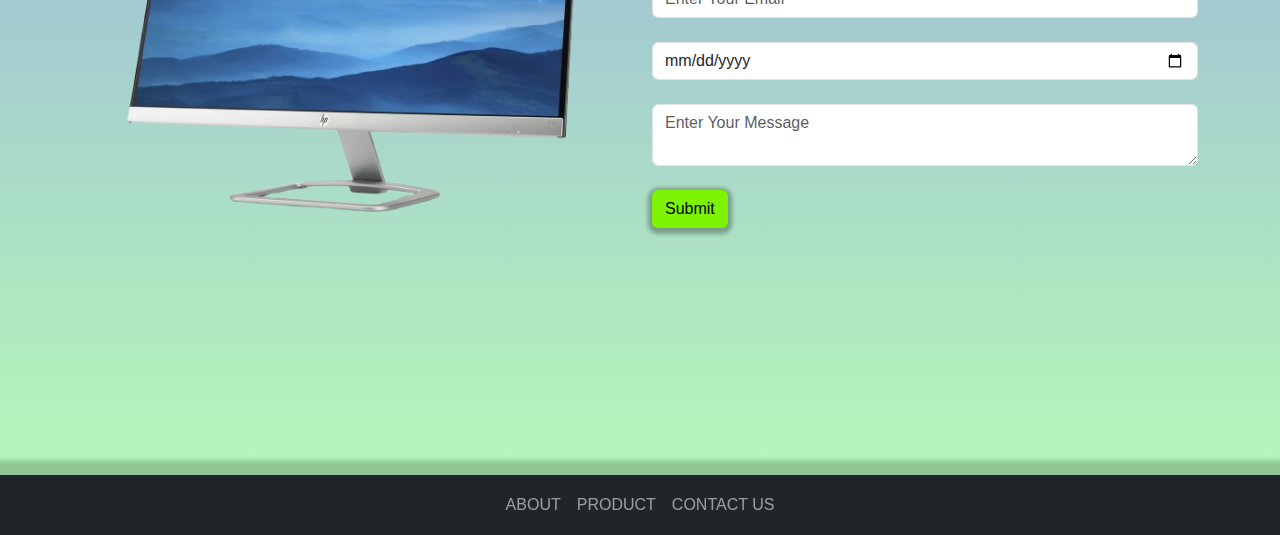
<file: techworld/index.html>
<!DOCTYPE html>
<html lang="en">

<head>
  <meta charset="UTF-8">
  <meta name="viewport" content="width=device-width, initial-scale=1.0">
  <title>Document</title>
</head>
<link href="https://cdn.jsdelivr.net/npm/bootstrap@5.3.3/dist/css/bootstrap.min.css" rel="stylesheet">

<link rel="stylesheet" href="https://cdn.jsdelivr.net/npm/bootstrap-icons@1.10.5/font/bootstrap-icons.css">
<link rel="stylesheet" href="c.css">



<body>
  <nav class="navbar navbar-expand-lg navbar-light bg-dark" id="navbar">
    <a class="navbar-brand" href="#">TECHWORLD</a>
    <button class="navbar-toggler" type="button" data-bs-toggle="collapse" data-bs-target="#navbarSupportedContent"
      aria-controls="navbarSupportedContent" aria-expanded="false" aria-label="Toggle navigation">
      <span class="navbar-toggler-icon"></span>
    </button>


    <div class="collapse navbar-collapse" id="navbarSupportedContent">
      <ul class="navbar-nav mx-auto">
        <li class="nav-item ">
          <a class="nav-link" href="#home">HOME</a>
        </li>
        <li class="nav-item ">
          <a class="nav-link" href="#about">ABOUT</a>
        </li>
        <li class="nav-item ">
          <a class="nav-link" href="product.html">PRODUCT</a>
        </li>
        <li class="nav-item ">
          <a class="nav-link" href="contact.html">CONTACT US</a>
        </li>
      </ul>
      <button class="btn">Sign In</button>
    </div>
  </nav>


  <section id="home">
    <h1 class="text-center">TECH WORLD</h1>
    <p class="text-center">All you need is a Laptop or a PC and an Internet Connection</p>
    <div class="input-group m-8">
      <input type="email" placeholder="Enter your Email" class="form-control">
      <button class="btn btn-success">Get Started</button>
    </div>
  </section>

  <section id="product">
    <div class="container m-5">
      <h1 class="text-center">OUR PRODUCTS</h1>
      <div class="row">
        <div class="col-lg-4 col-md-4 col-12 mb-5">
          <div class="card">
            <img src="images/lenovo.avif" class="card-img-top" alt="...">
            <div class="card-body text-center">
              <h5 class="card-title">Lenovo ThinkPad</h5>
              <a href="#" class="btn btn-primary">Add to Cart</a>
            </div>
          </div>
         </div>
         <div class="col-lg-4 col-md-4 col-12 mb-5">
          <div class="card">
            <img src="images/lenovo.avif" class="card-img-top" alt="...">
            <div class="card-body text-center">
              <h5 class="card-title">Lenovo ThinkPad</h5>
              <a href="#" class="btn btn-primary">Add to Cart</a>
            </div>
          </div>
         </div>
         <div class="col-lg-4 col-md-4 col-12 mb-5">
          <div class="card">
            <img src="images/lenovo.avif" class="card-img-top" alt="...">
            <div class="card-body text-center">
              <h5 class="card-title">Lenovo ThinkPad</h5>
              <a href="#" class="btn btn-primary">Add to Cart</a>
            </div>
          </div>
         </div>
         <a href="product.html"><button class="btn mt-4">see more products</button></a>
      </div>
    </div>
  </section>


  

  <section id="about">
    <div class="container-fluid">
      <div class="row">
        <div class="p-5 col-lg-6 col-md-6 col-12 my-5">
          <img src="images/lap2.webp" alt="100% Natural" class="img-fluid p-lg-6 p-1">
        </div>
        <div class="col-lg-6 col-md-6 col-12 ">
          <a href="about.html">
            <h1>ABOUT US</h1>
          </a>
          <p>Lorem ipsum dolor sit amet consectetur adipisicing elit. Aliquid possimus, illo ducimus aspernatur, non
            pariatur dicta eum debitis ea iure unde esse eos nostrum, amet qui mollitia tempore neque nisi.
            Lorem ipsum dolor sit amet consectetur adipisicing elit. Aliquid possimus, illo ducimus aspernatur, non
            pariatur dicta eum debitis ea iure unde esse eos nostrum, amet qui mollitia tempore neque nisi.
            Lorem ipsum dolor sit amet consectetur adipisicing elit. Aliquid possimus, illo ducimus aspernatur, non
            pariatur dicta eum debitis ea iure unde esse eos nostrum, amet qui mollitia tempore neque nisi.
            Lorem ipsum dolor sit amet consectetur adipisicing elit. Aliquid possimus, illo ducimus aspernatur, non
            pariatur dicta eum debitis ea iure unde esse eos nostrum, amet qui mollitia tempore neque nisi.
            LLorem ipsum dolor sit amet consectetur adipisicing elit. Aliquid possimus, illo ducimus aspernatur, non
            pariatur dicta eum debitis ea iure unde esse eos nostrum, amet qui mollitia tempore neque nisi.
            orem ipsum dolor sit amet consectetur adipisicing elit. Aliquid possimus, illo ducimus aspernatur, non
            pariatur dicta eum debitis ea iure unde esse eos nostrum, amet qui mollitia tempore neque nisi.
          </p>
        </div>
      </div>
    </div>
  </section>

  


  <section id="contact">
    <div class="container">
    <div class="row">
      <div class="col-lg-6 col-md-6 col-12 my-4">
        <img src="images/mon22.png" alt="" class="img-fluid p-lg-6 p-1">
      </div>
      <div class="col-lg-6 col-md-6 col-12">
        <h1>Contact Us</h1>
        <form>
          <input type="text" placeholder="Enter Your Name" class="form-control mb-4">
          
          <input type="number" placeholder="Enter Your Phone no." class="form-control mb-4">
          
          <input type="email" placeholder="Enter Your Email" class="form-control mb-4">

          <input type="date" class="form-control mb-4">

          <textarea class="form-control mb-4" placeholder="Enter Your Message"></textarea>

          <button class="btn signin">Submit</button>
        </form>
      </div>
      </div>
    </div>
  </section>


    <nav class="navbar navbar-expand-lg navbar-dark bg-dark" id="navbar">

      <ul class="navbar-nav mx-auto">
        <li class="nav-item ">
          <a class="nav-link" href="about.html">ABOUT</a>
        </li>
        <li class="nav-item ">
          <a class="nav-link" href="product.html">PRODUCT</a>
        </li>
        <li class="nav-item ">
          <a class="nav-link" href="contact.html">CONTACT US</a>
        </li>
      </ul>
    </div>
  </nav>





<script src="https://cdn.jsdelivr.net/npm/bootstrap@5.3.7/dist/js/bootstrap.bundle.min.js"></script>
</body>

</html>
</file>
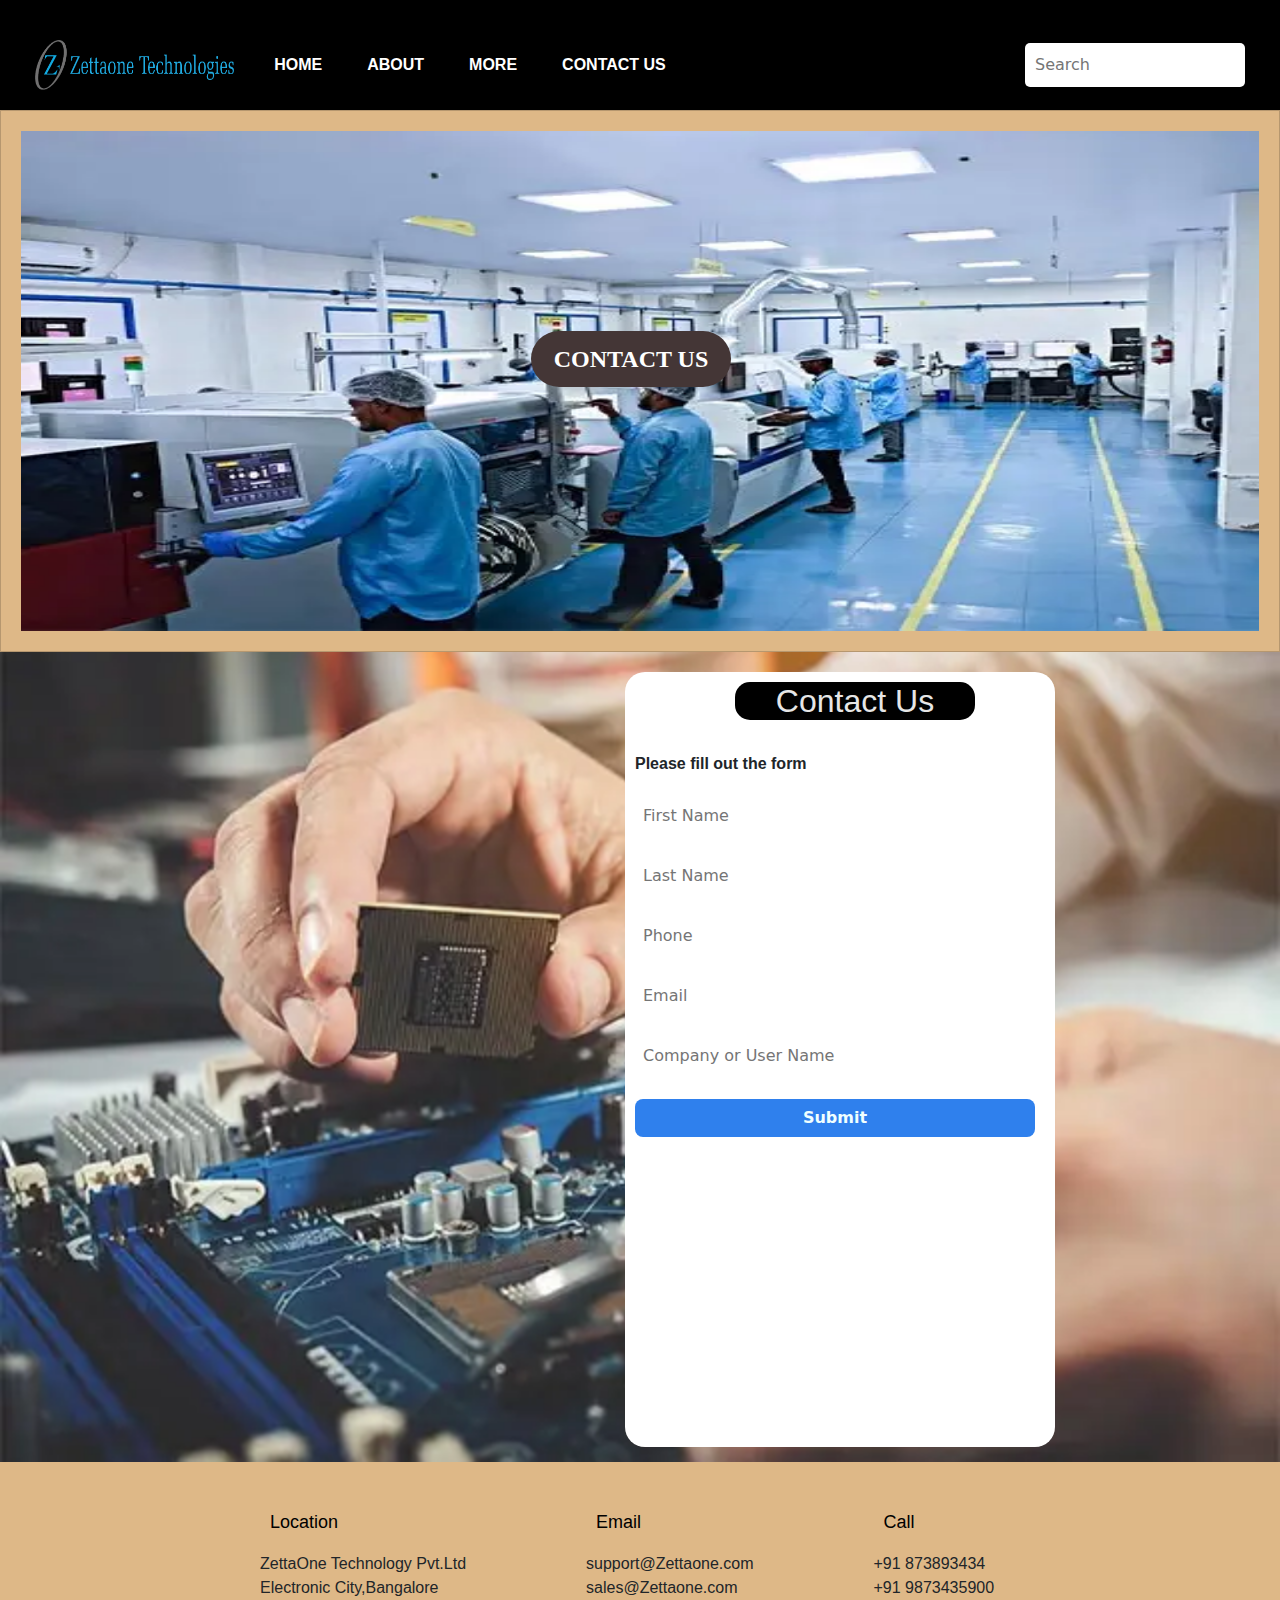
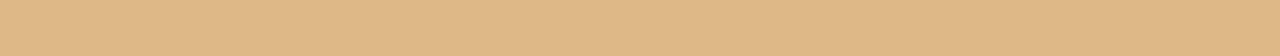
<file: zttaform/index.html>
<!DOCTYPE html>
<html lang="en">
<head>
    <meta charset="UTF-8">
    <meta name="viewport" content="width=device-width, initial-scale=1.0">
    <title>Document</title>
</head>
<link href="https://cdn.jsdelivr.net/npm/bootstrap@5.3.0/dist/css/bootstrap.min.css" rel="stylesheet">
<link rel="stylesheet" href="style.css">

<body>

    <nav>
        <div class="nav">
            <div class="title">
                <img class="Zimg" src="images/zet.png" alt="">
            </div>
            <div class="navcontent">
               <a href="#">HOME</a>
                <a href="#">ABOUT</a>
                <a href="#">MORE</a>
                <a href="#">CONTACT US</a>
            </div>
            <div class="searchicon">
                <input type="text" placeholder="Search" class="searchbar">
            </div>
        </div>
    </nav>



    <div class="card">
        <img class="c1z" src="images/c1.webp" alt="loading" class="image">
        <div class="textimg">CONTACT US</div>

    </div>

     <div class="card5">
        <div class="form">
            <h2 class="con">Contact Us</h2><br>
            <p class="pl"> Please fill out the form</p>
            <form class="forms" onsubmit="submitForm(event)">
                <input type="text" id="fn" placeholder="First Name" class="fn">

                <input type="text" id="ln" placeholder="Last Name" class="ln">

                <input type="number" id="ph" placeholder="Phone" class="ph">

                <input type="email" id="email" placeholder="Email" class="email">

                <input type="text" id="cu" placeholder="Company or User Name" class="cu">


                <div>
                    <button type="submit">Submit</button>
                </div>

            </form>
        </div>

    </div>

    <div class="card2">
        <div class="carddetails">
            <h1></h1>
            <div class="firs">
             <div class="location">
             <h1 class="f1">Location</h1>
             </div>
                <p class="af">ZettaOne Technology Pvt.Ltd <br>
                    Electronic City,Bangalore </p>
            </div>

            <div class="sec">
                <div class="location">
                <h1 class="f1">Email</h1>
                </div>
               <p class="af">support@Zettaone.com <br>
                    sales@Zettaone.com</p>
            </div>

            <div class="th">
                <div class="location">
                <h1 class="f1">Call</h1>
                </div>
                <p class="af">+91 873893434<br>
                    +91 9873435900</p>
            </div>

        </div>
    </div>



</body>
<script src="zet.js"></script>
</html>
</file>
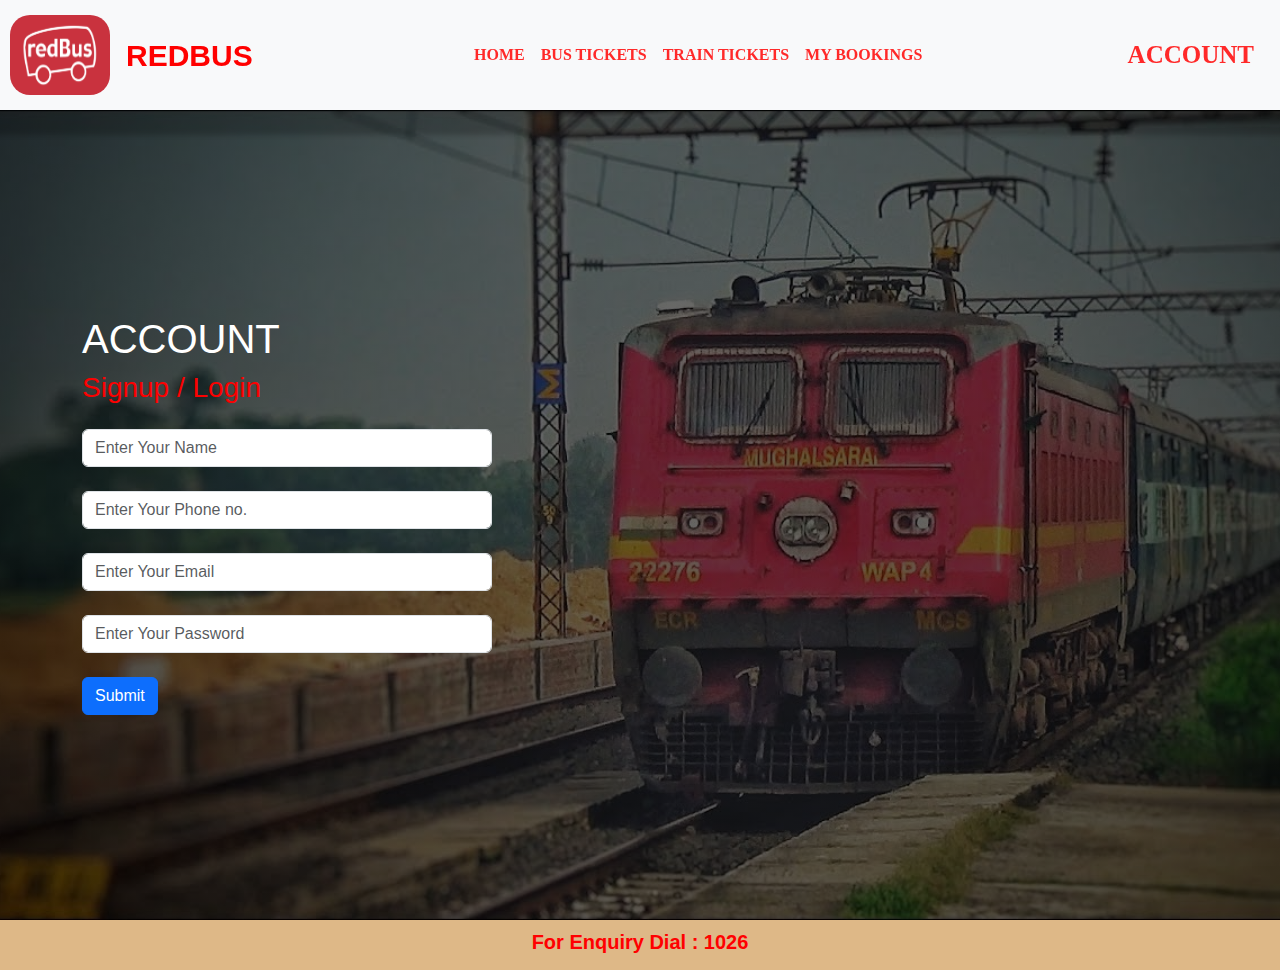
<file: redbus/account.html>
<!DOCTYPE html>
<html lang="en">

<head>
  <meta charset="UTF-8">
  <meta name="viewport" content="width=device-width, initial-scale=1.0">
  <title>Document</title>
</head>
<link rel="stylesheet" href="red.css">
<link href="https://cdn.jsdelivr.net/npm/bootstrap@5.3.3/dist/css/bootstrap.min.css" rel="stylesheet">
<link href="https://cdn.jsdelivr.net/npm/bootstrap-icons@1.11.3/font/bootstrap-icons.css" rel="stylesheet">

<body>
  <nav class="navbar navbar-expand-lg navbar-light bg-light" id="navbar">
     <a class="navbar-brand" href="#">
    <img src="images/red.png" alt="Redbus Logo" width="100" height="80" style="border-radius: 20px;">
    <a class="navbar-brand" href="#">REDBUS</a>
    <button class="navbar-toggler" type="button" data-bs-toggle="collapse" data-bs-target="#navbarSupportedContent"
      aria-controls="navbarSupportedContent" aria-expanded="false" aria-label="Toggle navigation">
      <span class="navbar-toggler-icon"></span>
    </button>


    <div class="collapse navbar-collapse" id="navbarSupportedContent">
      <ul class="navbar-nav mx-auto">
        <li class="nav-item ">
          <a class="nav-link" href="index.html">HOME</a>
        </li>
        <li class="nav-item ">
          <a class="nav-link" href="ticket.html">BUS TICKETS</a>
        </li>
        <li class="nav-item ">
          <a class="nav-link" href="train.html">TRAIN TICKETS</a>
        </li>
        <li class="nav-item ">
          <a class="nav-link" href="booking.html">MY BOOKINGS</a>
        </li>
      </ul>
      <a class="navbar-brand" style="font-size: 25px;" href="account.html">ACCOUNT</a>
    </div>
  </nav>


  <section id="contact">
    <div class="container">
    <div class="row">
      
      <div class="col-lg-6 col-md-6 col-12 my-5">
        <h1>ACCOUNT</h1>
        <h3>Signup / Login</h3>
        <form>
          <input type="email" placeholder="Enter Your Name" class="form-control w-75 mt-4 mb-4">
          
          <input type="number" placeholder="Enter Your Phone no." class="form-control w-75 mb-4">
          
          <input type="email" placeholder="Enter Your Email" class="form-control w-75 mb-4">

          <input type="email" placeholder="Enter Your Password" class="form-control w-75 mb-4">


          <button class="btn btn-primary">Submit</button>
        </form>
      </div>

      
      
      </div>
    </div>
  </section>

    <div class="card7 text-center">
    <div class="down">
      <h5 style="font-weight: bold;" >For Enquiry Dial : 1026</h5>
    </div>
  </div>

<script src="https://cdn.jsdelivr.net/npm/bootstrap@5.3.7/dist/js/bootstrap.bundle.min.js"></script>

</body>
</file>
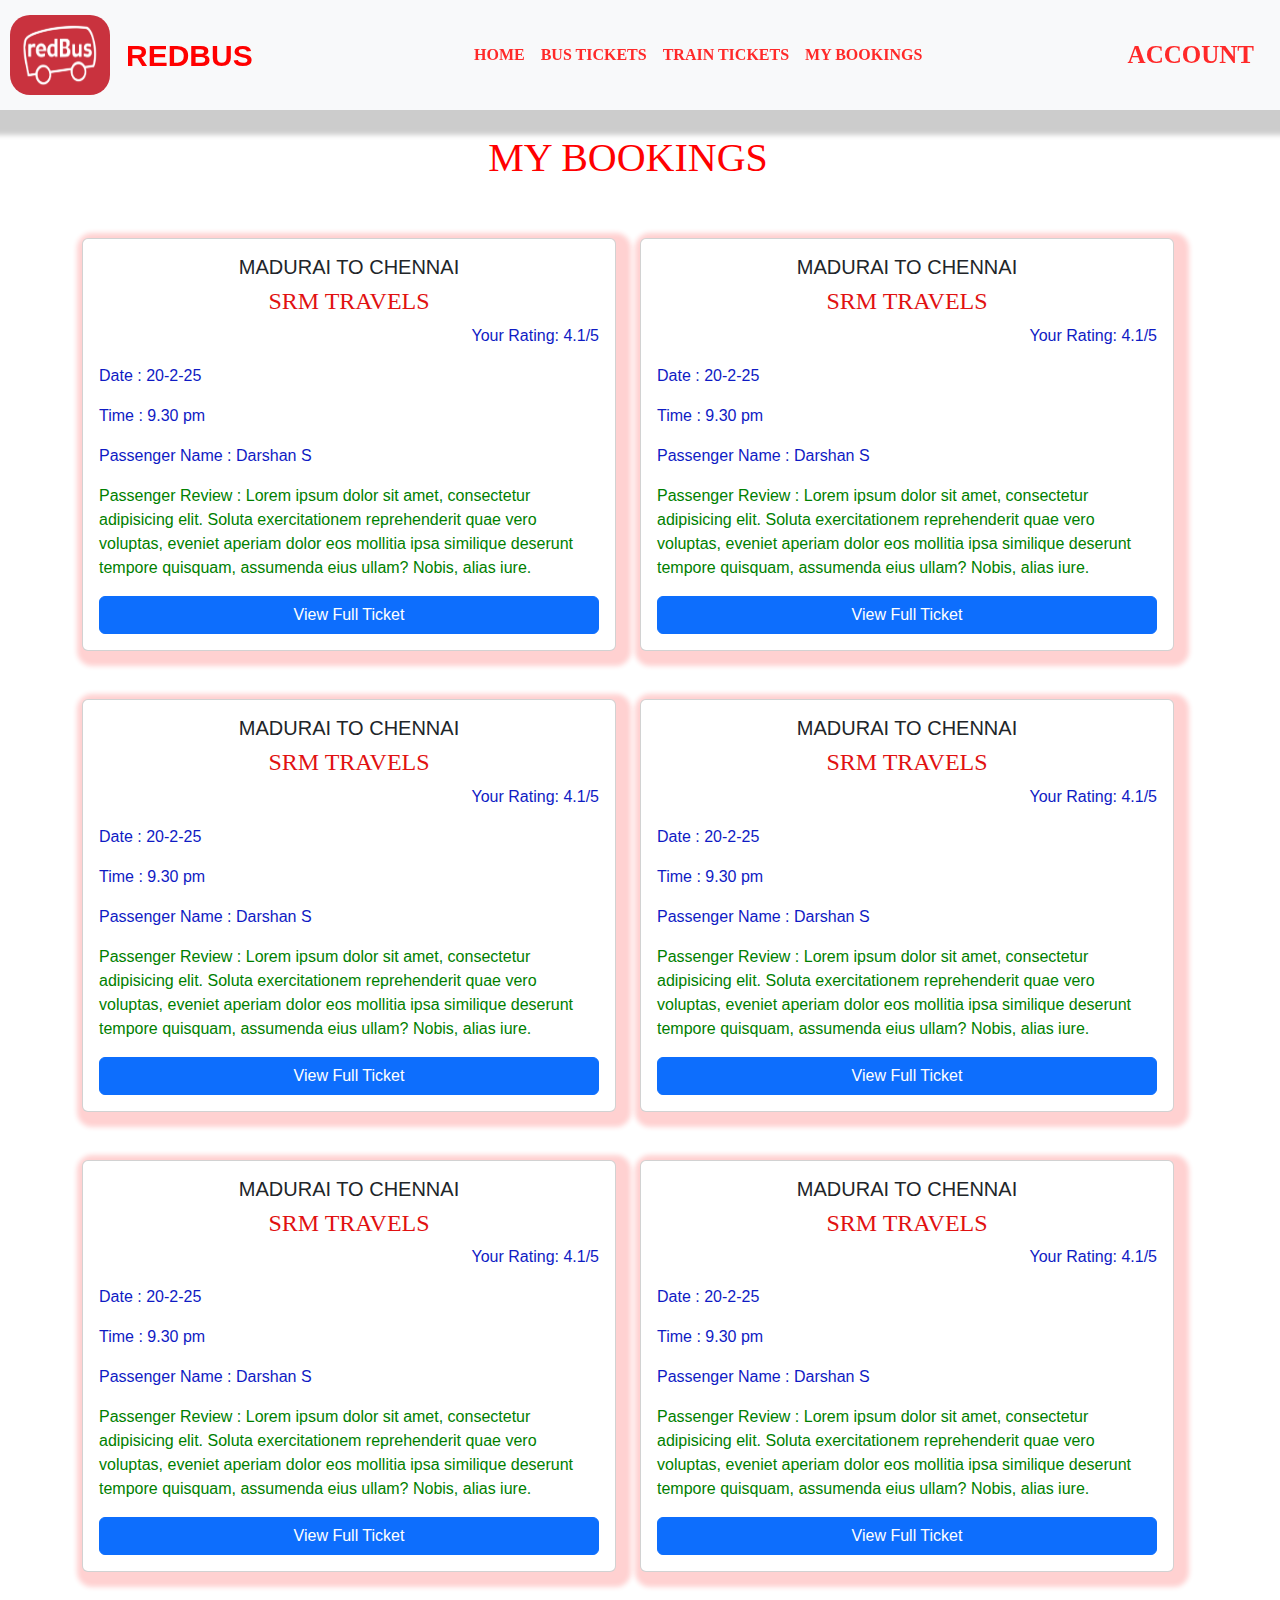
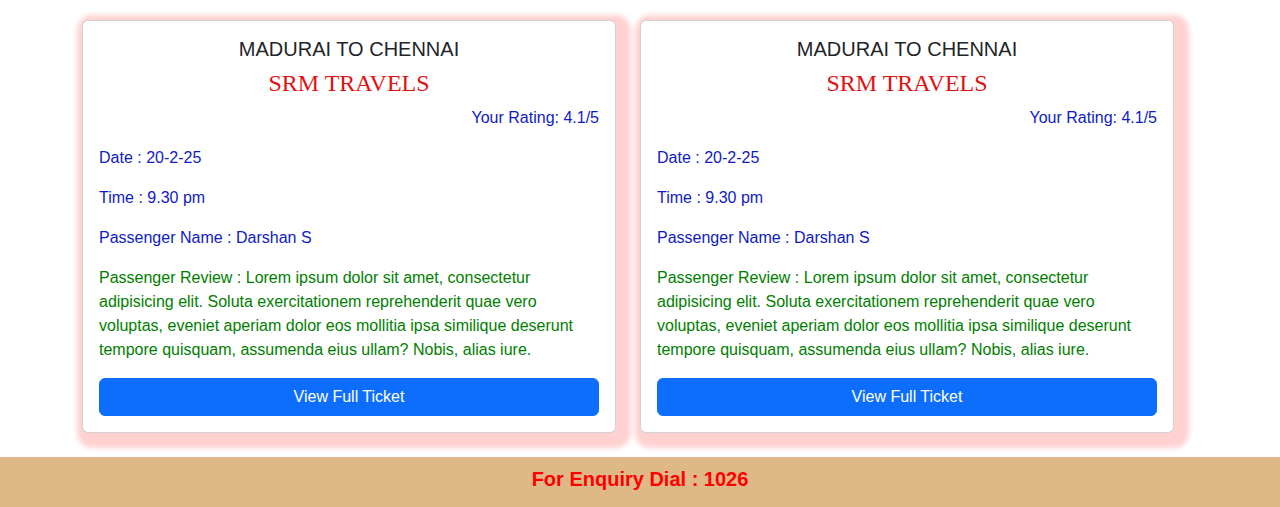
<file: redbus/booking.html>
<!DOCTYPE html>
<html lang="en">

<head>
    <meta charset="UTF-8">
    <meta name="viewport" content="width=device-width, initial-scale=1.0">
    <title>Document</title>
</head>
<link rel="stylesheet" href="red.css">
<link href="https://cdn.jsdelivr.net/npm/bootstrap@5.3.3/dist/css/bootstrap.min.css" rel="stylesheet">
<link href="https://cdn.jsdelivr.net/npm/bootstrap-icons@1.11.3/font/bootstrap-icons.css" rel="stylesheet">

<body>
    <nav class="navbar navbar-expand-lg navbar-light bg-light" id="navbar">
       <a class="navbar-brand" href="#">
    <img src="images/red.png" alt="Redbus Logo" width="100" height="80" style="border-radius: 20px;">
        <a class="navbar-brand" href="#">REDBUS</a>
        <button class="navbar-toggler" type="button" data-bs-toggle="collapse" data-bs-target="#navbarSupportedContent"
            aria-controls="navbarSupportedContent" aria-expanded="false" aria-label="Toggle navigation">
            <span class="navbar-toggler-icon"></span>
        </button>


        <div class="collapse navbar-collapse" id="navbarSupportedContent">
            <ul class="navbar-nav mx-auto">
                <li class="nav-item ">
                    <a class="nav-link" href="index.html">HOME</a>
                </li>
                <li class="nav-item ">
                    <a class="nav-link" href="ticket.html">BUS TICKETS</a>
                </li>
                <li class="nav-item ">
                    <a class="nav-link" href="train.html">TRAIN TICKETS</a>
                </li>
                <li class="nav-item ">
                    <a class="nav-link" href="booking.html">MY BOOKINGS</a>
                </li>
            </ul>
            <a class="navbar-brand" style="font-size: 25px;" href="account.html">ACCOUNT</a>
        </div>
    </nav>



    <section id="cont">
        <div class="container">
            <div class="row">

                
               <div class="row">
                <h1 class="mt-4" style="display: flex; justify-content: center; color: red; font-family: 'Trebuchet MS';">MY BOOKINGS</h1>
  <div class="col-sm-6">
    <div class="card mt-5">
      <div class="card-body">
        <h5 class="card-title text-center">MADURAI TO CHENNAI</h5>
        <h4 class="card-text text-center">SRM TRAVELS</h4>
        <p class="card-text text-end">Your Rating: 4.1/5</p>
        <p class="card-text">Date : 20-2-25</p>
        <p class="card-text">Time : 9.30 pm</p>
        <p class="card-text">Passenger Name : Darshan S</p>
        <p style="color:green;">Passenger Review : Lorem ipsum dolor sit amet, consectetur adipisicing elit. Soluta exercitationem reprehenderit quae vero voluptas, eveniet aperiam dolor eos mollitia ipsa similique deserunt tempore quisquam, assumenda eius ullam? Nobis, alias iure.</p>
        <a href="#" class="btn btn-primary">View Full Ticket</a>
      </div>
    </div>
  </div>
  <div class="col-sm-6">
    <div class="card mt-5">
      <div class="card-body mt">
        <h5 class="card-title text-center">MADURAI TO CHENNAI</h5>
        <h4 class="card-text text-center">SRM TRAVELS</h4>
        <p class="card-text text-end">Your Rating: 4.1/5</p>
        <p class="card-text">Date : 20-2-25</p>
        <p class="card-text">Time : 9.30 pm</p>
        <p class="card-text">Passenger Name : Darshan S</p>
        <p style="color:green;">Passenger Review : Lorem ipsum dolor sit amet, consectetur adipisicing elit. Soluta exercitationem reprehenderit quae vero voluptas, eveniet aperiam dolor eos mollitia ipsa similique deserunt tempore quisquam, assumenda eius ullam? Nobis, alias iure.</p>
        <a href="#" class="btn btn-primary">View Full Ticket</a>
      </div>
    </div>
  </div>


  <div class="col-sm-6">
    <div class="card mt-5">
      <div class="card-body">
        <h5 class="card-title text-center">MADURAI TO CHENNAI</h5>
        <h4 class="card-text text-center">SRM TRAVELS</h4>
        <p class="card-text text-end">Your Rating: 4.1/5</p>
        <p class="card-text">Date : 20-2-25</p>
        <p class="card-text">Time : 9.30 pm</p>
        <p class="card-text">Passenger Name : Darshan S</p>
        <p style="color:green;">Passenger Review : Lorem ipsum dolor sit amet, consectetur adipisicing elit. Soluta exercitationem reprehenderit quae vero voluptas, eveniet aperiam dolor eos mollitia ipsa similique deserunt tempore quisquam, assumenda eius ullam? Nobis, alias iure.</p>
        <a href="#" class="btn btn-primary">View Full Ticket</a>
      </div>
    </div>
  </div>
  <div class="col-sm-6">
    <div class="card mt-5">
      <div class="card-body mt">
        <h5 class="card-title text-center">MADURAI TO CHENNAI</h5>
        <h4 class="card-text text-center">SRM TRAVELS</h4>
        <p class="card-text text-end">Your Rating: 4.1/5</p>
        <p class="card-text">Date : 20-2-25</p>
        <p class="card-text">Time : 9.30 pm</p>
        <p class="card-text">Passenger Name : Darshan S</p>
        <p style="color:green;">Passenger Review : Lorem ipsum dolor sit amet, consectetur adipisicing elit. Soluta exercitationem reprehenderit quae vero voluptas, eveniet aperiam dolor eos mollitia ipsa similique deserunt tempore quisquam, assumenda eius ullam? Nobis, alias iure.</p>
        <a href="#" class="btn btn-primary">View Full Ticket</a>
      </div>
    </div>
  </div>



<div class="col-sm-6">
    <div class="card mt-5">
      <div class="card-body">
        <h5 class="card-title text-center">MADURAI TO CHENNAI</h5>
        <h4 class="card-text text-center">SRM TRAVELS</h4>
        <p class="card-text text-end">Your Rating: 4.1/5</p>
        <p class="card-text">Date : 20-2-25</p>
        <p class="card-text">Time : 9.30 pm</p>
        <p class="card-text">Passenger Name : Darshan S</p>
        <p style="color:green;">Passenger Review : Lorem ipsum dolor sit amet, consectetur adipisicing elit. Soluta exercitationem reprehenderit quae vero voluptas, eveniet aperiam dolor eos mollitia ipsa similique deserunt tempore quisquam, assumenda eius ullam? Nobis, alias iure.</p>
        <a href="#" class="btn btn-primary">View Full Ticket</a>
      </div>
    </div>
  </div>
  <div class="col-sm-6">
    <div class="card mt-5">
      <div class="card-body mt">
        <h5 class="card-title text-center">MADURAI TO CHENNAI</h5>
        <h4 class="card-text text-center">SRM TRAVELS</h4>
        <p class="card-text text-end">Your Rating: 4.1/5</p>
        <p class="card-text">Date : 20-2-25</p>
        <p class="card-text">Time : 9.30 pm</p>
        <p class="card-text">Passenger Name : Darshan S</p>
        <p style="color:green;">Passenger Review : Lorem ipsum dolor sit amet, consectetur adipisicing elit. Soluta exercitationem reprehenderit quae vero voluptas, eveniet aperiam dolor eos mollitia ipsa similique deserunt tempore quisquam, assumenda eius ullam? Nobis, alias iure.</p>
        <a href="#" class="btn btn-primary">View Full Ticket</a>
      </div>
    </div>
  </div>





<div class="col-sm-6">
    <div class="card mt-5">
      <div class="card-body">
        <h5 class="card-title text-center">MADURAI TO CHENNAI</h5>
        <h4 class="card-text text-center">SRM TRAVELS</h4>
        <p class="card-text text-end">Your Rating: 4.1/5</p>
        <p class="card-text">Date : 20-2-25</p>
        <p class="card-text">Time : 9.30 pm</p>
        <p class="card-text">Passenger Name : Darshan S</p>
        <p style="color:green;">Passenger Review : Lorem ipsum dolor sit amet, consectetur adipisicing elit. Soluta exercitationem reprehenderit quae vero voluptas, eveniet aperiam dolor eos mollitia ipsa similique deserunt tempore quisquam, assumenda eius ullam? Nobis, alias iure.</p>
        <a href="#" class="btn btn-primary">View Full Ticket</a>
      </div>
    </div>
  </div>
  <div class="col-sm-6">
    <div class="card mt-5">
      <div class="card-body mt">
        <h5 class="card-title text-center">MADURAI TO CHENNAI</h5>
        <h4 class="card-text text-center">SRM TRAVELS</h4>
        <p class="card-text text-end">Your Rating: 4.1/5</p>
        <p class="card-text">Date : 20-2-25</p>
        <p class="card-text">Time : 9.30 pm</p>
        <p class="card-text">Passenger Name : Darshan S</p>
        <p style="color:green;">Passenger Review : Lorem ipsum dolor sit amet, consectetur adipisicing elit. Soluta exercitationem reprehenderit quae vero voluptas, eveniet aperiam dolor eos mollitia ipsa similique deserunt tempore quisquam, assumenda eius ullam? Nobis, alias iure.</p>
        <a href="#" class="btn btn-primary">View Full Ticket</a>
      </div>
    </div>
  </div>
</div>




</div>

</div>






</div>





               
               
               
               
               
               
               
               
               
               
               
               
               
               
               
               
               
               
               
               
               
                <!-- <div class="col-lg-6 col-md-6 col-12">
                    <div class="card-body">
                        <h2 class="card-title mt-5">MADURAI TO CHENNAI</h2><br>
                        <h4 class="card-text">SRS Travels</h4>
                        <p>Date :20/5/2025</p>
                        <p>Time : 20.30</p>
                        <p>Boarding Location: MGR Busstand,Madurai</p>
                        <p>Drop Location : Perungudi,chennai</p>
                        <p>Passenger Name: Darshan S </p>
                    </div>
                </div>
                <div class="col-lg-6 col-md-6 col-12">
                    <div class="card-body">
                        <h2 class="card-title mt-5">CHENNAI TO MADURAI</h2><br>
                        <h4 class="card-text">SRS Travels</h4>
                        <p>Date :20/5/2025</p>
                        <p>Time : 20.30</p>
                        <p>Boarding Location: MGR Busstand,Madurai</p>
                        <p>Drop Location : Perungudi,chennai</p>
                        <p>Passenger Name: Darshan S </p>
                    </div>
                </div>

                <div class="col-lg-6 col-md-6 col-12">
                    <div class="card-body">
                        <h2 class="card-title mt-5">MADURAI TO CHENNAI</h2><br>
                        <h4 class="card-text">SRS Travels</h4>
                        <p>Date :20/5/2025</p>
                        <p>Time : 20.30</p>
                        <p>Boarding Location: MGR Busstand,Madurai</p>
                        <p>Drop Location : Perungudi,chennai</p>
                        <p>Passenger Name: Darshan S </p>
                    </div>
                </div>
                <div class="col-lg-6 col-md-6 col-12">
                    <div class="card-body">
                        <h2 class="card-title mt-5">CHENNAI TO MADURAI</h2><br>
                        <h4 class="card-text">SRS Travels</h4>
                        <p>Date :20/5/2025</p>
                        <p>Time : 20.30</p>
                        <p>Boarding Location: MGR Busstand,Madurai</p>
                        <p>Drop Location : Perungudi,chennai</p>
                        <p>Passenger Name: Darshan S </p>
                    </div>
                </div>

                <div class="col-lg-6 col-md-6 col-12">
                    <div class="card-body">
                        <h2 class="card-title mt-5">MADURAI TO CHENNAI</h2><br>
                        <h4 class="card-text">SRS Travels</h4>
                        <p>Date :20/5/2025</p>
                        <p>Time : 20.30</p>
                        <p>Boarding Location: MGR Busstand,Madurai</p>
                        <p>Drop Location : Perungudi,chennai</p>
                        <p>Passenger Name: Darshan S </p>
                    </div>
                </div>
                <div class="col-lg-6 col-md-6 col-12">
                    <div class="card-body">
                        <h2 class="card-title mt-5">CHENNAI TO MADURAI</h2><br>
                        <h4 class="card-text">SRS Travels</h4>
                        <p>Date :20/5/2025</p>
                        <p>Time : 20.30</p>
                        <p>Boarding Location: MGR Busstand,Madurai</p>
                        <p>Drop Location : Perungudi,chennai</p>
                        <p>Passenger Name: Darshan S </p>
                    </div>
                </div>

 -->



            </div>
        </div>
      </section>

        <div class="card7 text-center mt-4">
    <div class="down">
      <h5 style="font-weight: bold;">For Enquiry Dial : 1026</h5>
    </div>
  </div>
<script src="https://cdn.jsdelivr.net/npm/bootstrap@5.3.7/dist/js/bootstrap.bundle.min.js"></script>

    </body>
</file>
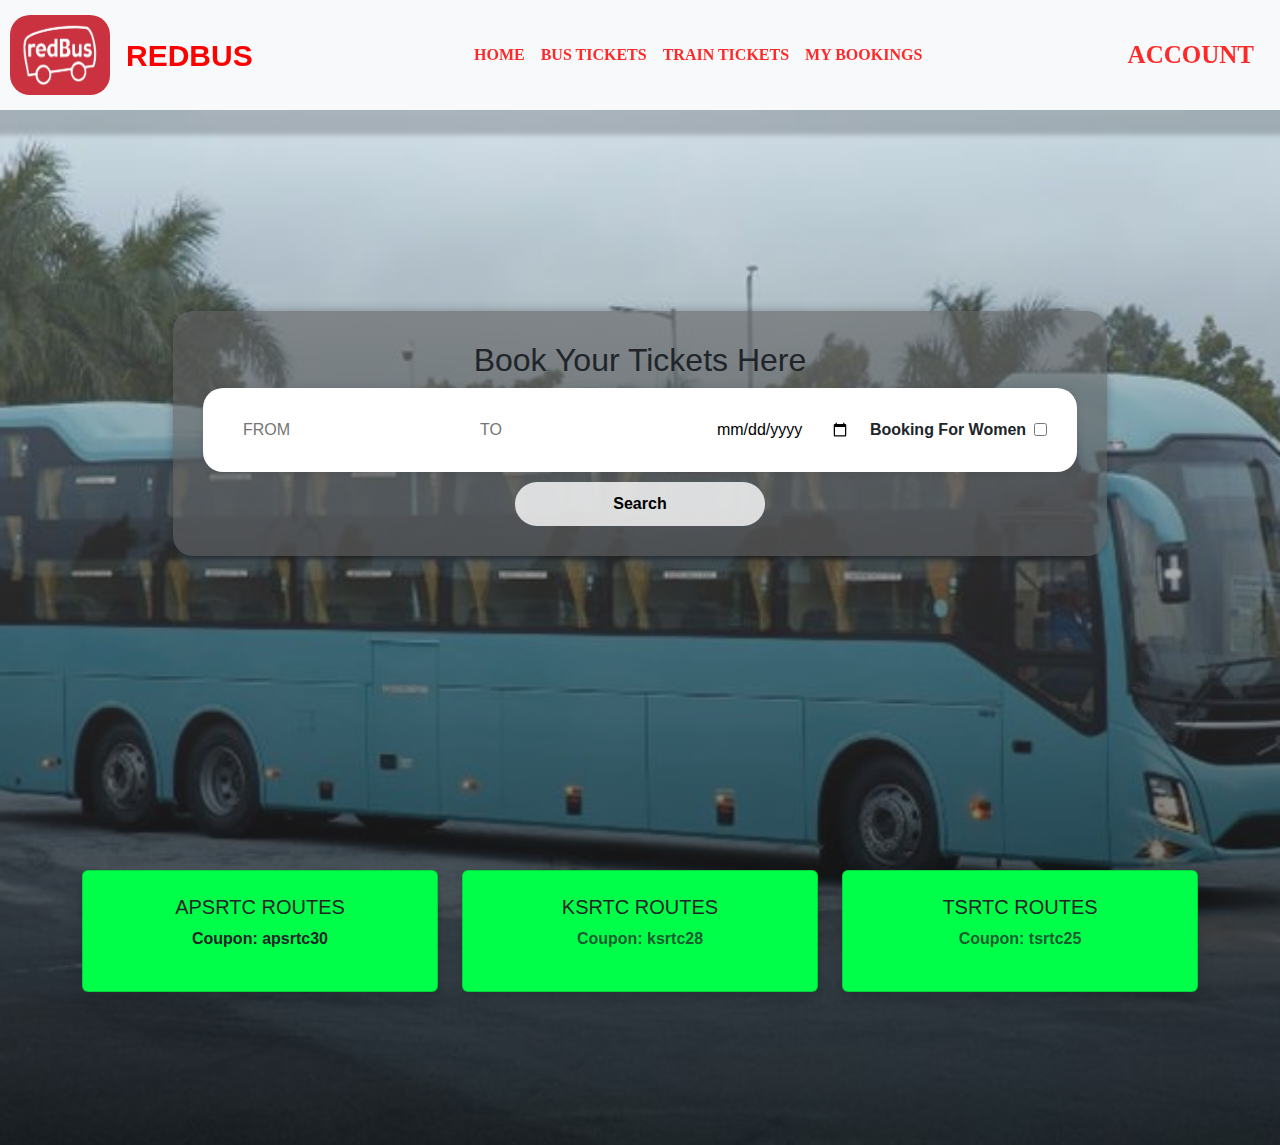
<file: redbus/ticket.html>
<!DOCTYPE html>
<html lang="en">

<head>
  <meta charset="UTF-8">
  <meta name="viewport" content="width=device-width, initial-scale=1.0">
  <title>Document</title>
</head>
<link rel="stylesheet" href="red.css">
<link href="https://cdn.jsdelivr.net/npm/bootstrap@5.3.3/dist/css/bootstrap.min.css" rel="stylesheet">
<link href="https://cdn.jsdelivr.net/npm/bootstrap-icons@1.11.3/font/bootstrap-icons.css" rel="stylesheet">

<body>
  <nav class="navbar navbar-expand-lg navbar-light bg-light" id="navbar">
    <a class="navbar-brand" href="#">
    <img src="images/red.png" alt="Redbus Logo" width="100" height="80" style="border-radius: 20px;">
    <a class="navbar-brand" href="#">REDBUS</a>
    <button class="navbar-toggler" type="button" data-bs-toggle="collapse" data-bs-target="#navbarSupportedContent"
      aria-controls="navbarSupportedContent" aria-expanded="false" aria-label="Toggle navigation">
      <span class="navbar-toggler-icon"></span>
    </button>


    <div class="collapse navbar-collapse" id="navbarSupportedContent">
      <ul class="navbar-nav mx-auto">
        <li class="nav-item ">
          <a class="nav-link" href="index.html">HOME</a>
        </li>
        <li class="nav-item ">
          <a class="nav-link" href="ticket.html">BUS TICKETS</a>
        </li>
        <li class="nav-item ">
          <a class="nav-link" href="train.html">TRAIN TICKETS</a>
        </li>
        <li class="nav-item ">
          <a class="nav-link" href="booking.html">MY BOOKINGS</a>
        </li>
      </ul>
      <a class="navbar-brand" style="font-size: 25px;" href="account.html">ACCOUNT</a>
    </div>
  </nav>

  <div class="card2">
    <form class="form mt-5" onsubmit="submitForm(event)">
      <h2 class="book">Book Your Tickets Here</h2>
      <div class="ticket">

        <div class="section">
          <input type="text" placeholder="FROM" id="from">
        </div>

        <div class="section">
          <input type="text" placeholder="TO" id="to">
        </div>

        <div class="section date">

          <input type="date" placeholder="DATE OF TRAVEL" id="date">

        </div>

        <div class="boxx">
          <label for="women">Booking For Women</label>
          <input type="checkbox" id="women">
        </div>

      </div>

      <div class="button-wrapper">
        <button class="button" type="submit">Search</button>
      </div>


    </form>


    
 <div class="container mt-2">
    <div class="row g-4">
      <div class="col-md-4">
        <div class="rcc card shadow -pill p-4 text-center" style="background-color: rgb(0, 255, 72); font-weight: bold;">

          <h5 class="mb-2">APSRTC ROUTES</h5>
          <p class="text-center">Coupon: apsrtc30</p>
        </div>
      </div>
      <div class="col-md-4">
        <div class="card0 card shadow -pill p-4 text-center"style="background-color: rgb(0, 255, 72); font-weight: bold;">

          <h5 class="mb-2">KSRTC ROUTES</h5>
          <p class="text-muted">Coupon: ksrtc28</p>
        </div>
      </div>
      <div class="col-md-4">
        <div class="card0 card shadow -pill p-4 text-center"style="background-color: rgb(0, 255, 72); font-weight: bold;">

          <h5 class="mb-2">TSRTC ROUTES</h5>
          <p class="text-muted">Coupon: tsrtc25</p>
        </div>
      </div>
    </div>
  </div>  




  </div>
</div>


<script src="https://cdn.jsdelivr.net/npm/bootstrap@5.3.7/dist/js/bootstrap.bundle.min.js"></script>

</body>
</file>
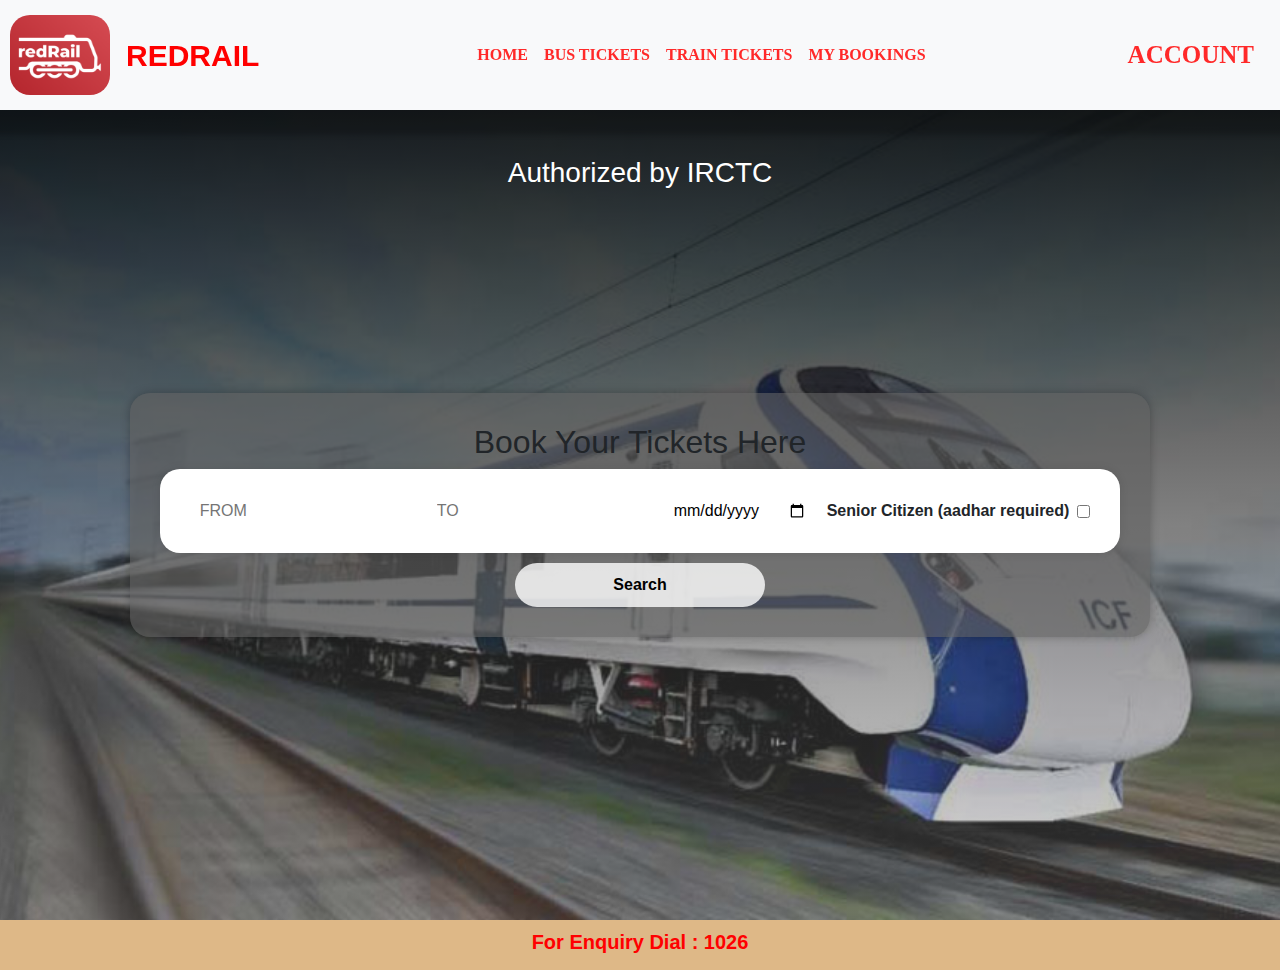
<file: redbus/train.html>
<!DOCTYPE html>
<html lang="en">

<head>
  <meta charset="UTF-8">
  <meta name="viewport" content="width=device-width, initial-scale=1.0">
  <title>Document</title>
</head>
<link rel="stylesheet" href="red.css">
<link href="https://cdn.jsdelivr.net/npm/bootstrap@5.3.3/dist/css/bootstrap.min.css" rel="stylesheet">
<link href="https://cdn.jsdelivr.net/npm/bootstrap-icons@1.11.3/font/bootstrap-icons.css" rel="stylesheet">

<body>
  <nav class="navbar navbar-expand-lg navbar-light bg-light" id="navbar">
    <a class="navbar-brand" href="#">
    <img src="images/ssss.png" alt="Redbus Logo" width="100" height="80" style="border-radius: 20px;">
    <a class="navbar-brand" href="#">REDRAIL</a>
    <button class="navbar-toggler" type="button" data-bs-toggle="collapse" data-bs-target="#navbarSupportedContent"
      aria-controls="navbarSupportedContent" aria-expanded="false" aria-label="Toggle navigation">
      <span class="navbar-toggler-icon"></span>
    </button>


    <div class="collapse navbar-collapse" id="navbarSupportedContent">
      <ul class="navbar-nav mx-auto">
        <li class="nav-item ">
          <a class="nav-link" href="index.html">HOME</a>
        </li>
        <li class="nav-item ">
          <a class="nav-link" href="ticket.html">BUS TICKETS</a>
        </li>
        <li class="nav-item ">
          <a class="nav-link" href="train.html">TRAIN TICKETS</a>
        </li>
        <li class="nav-item ">
          <a class="nav-link" href="booking.html">MY BOOKINGS</a>
        </li>
      </ul>
      <a class="navbar-brand" style="font-size: 25px;" href="account.html">ACCOUNT</a>
    </div>
  </nav>

  <div class="trainn">
    <div class="title-top">
  <h3 class="text-center mt-3">Authorized by IRCTC</h3>
</div>
    <form class="form" onsubmit="submitForm(event)">
      <h2 class="book">Book Your Tickets Here</h2>
      <div class="ticket">

        <div class="section">
          <input type="text" placeholder="FROM" id="from">
        </div>

        <div class="section">
          <input type="text" placeholder="TO" id="to">
        </div>

        <div class="section date">

          <input type="date" placeholder="DATE OF TRAVEL" id="date">

        </div>

        <div class="boxx">
          <label for="women" class="text-center">Senior Citizen (aadhar required) </label>
          <input type="checkbox" id="women">
        </div>

      </div>

      <div class="button-wrapper">
        <button class="button" type="submit">Search</button>
      </div>


    </form>
  </div>


</div>

  <div class="card7 text-center">
    <div class="down">
      <h5 style="font-weight: bold;" >For Enquiry Dial : 1026</h5>
    </div>
  </div>

<script src="https://cdn.jsdelivr.net/npm/bootstrap@5.3.7/dist/js/bootstrap.bundle.min.js"></script>
  
</body>
</file>
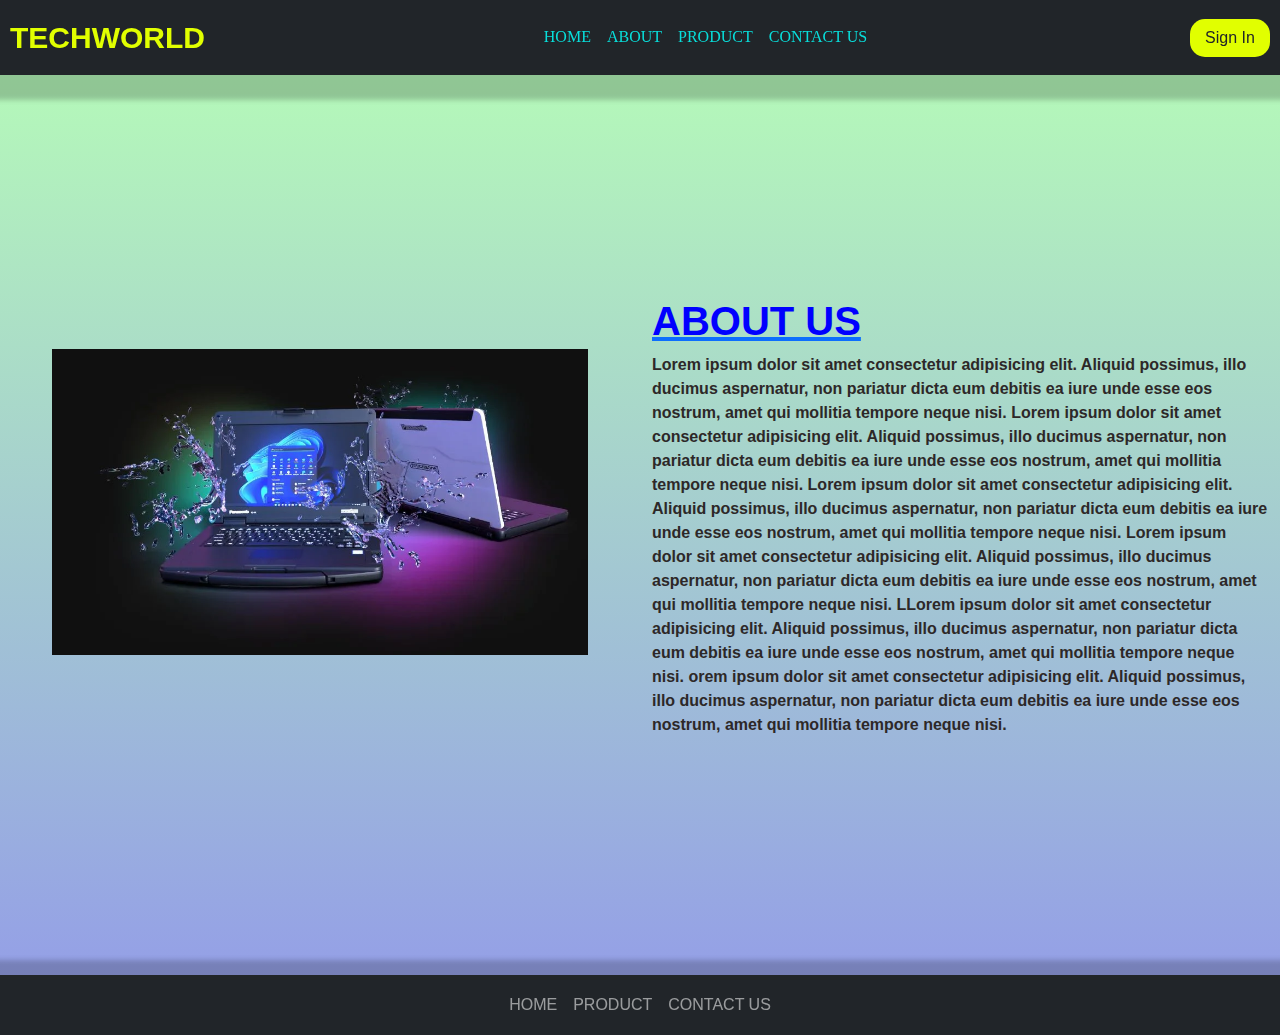
<file: techworld/about.html>
<!DOCTYPE html>
<html lang="en">

<head>
  <meta charset="UTF-8">
  <meta name="viewport" content="width=device-width, initial-scale=1.0">
  <title>Document</title>
</head>
<link href="https://cdn.jsdelivr.net/npm/bootstrap@5.3.3/dist/css/bootstrap.min.css" rel="stylesheet">

<link rel="stylesheet" href="https://cdn.jsdelivr.net/npm/bootstrap-icons@1.10.5/font/bootstrap-icons.css">
<link rel="stylesheet" href="c.css">



<body>
  <nav class="navbar navbar-expand-lg navbar-light bg-dark" id="navbar">
    <a class="navbar-brand" href="#">TECHWORLD</a>
    <button class="navbar-toggler" type="button" data-bs-toggle="collapse" data-bs-target="#navbarSupportedContent"
      aria-controls="navbarSupportedContent" aria-expanded="false" aria-label="Toggle navigation">
      <span class="navbar-toggler-icon"></span>
    </button>


    <div class="collapse navbar-collapse" id="navbarSupportedContent">
      <ul class="navbar-nav mx-auto">
        <li class="nav-item ">
          <a class="nav-link" href="index.html">HOME</a>
        </li>
        <li class="nav-item ">
          <a class="nav-link" href="#about">ABOUT</a>
        </li>
        <li class="nav-item ">
          <a class="nav-link" href="product.html">PRODUCT</a>
        </li>
        <li class="nav-item ">
          <a class="nav-link" href="contact.html">CONTACT US</a>
        </li>
      </ul>
      <button class="btn">Sign In</button>
    </div>
  </nav>


    <section id="about">
    <div class="container-fluid">
      <div class="row">
        <div class="p-5 col-lg-6 col-md-6 col-12">
          <img src="images/lap2.webp" alt="100% Natural" class="img-fluid p-lg-6 p-1">
        </div>
        <div class="col-lg-6 col-md-6 col-12 ">
          <a href="about.html">
            <h1>ABOUT US</h1>
          </a>
          <p>Lorem ipsum dolor sit amet consectetur adipisicing elit. Aliquid possimus, illo ducimus aspernatur, non
            pariatur dicta eum debitis ea iure unde esse eos nostrum, amet qui mollitia tempore neque nisi.
            Lorem ipsum dolor sit amet consectetur adipisicing elit. Aliquid possimus, illo ducimus aspernatur, non
            pariatur dicta eum debitis ea iure unde esse eos nostrum, amet qui mollitia tempore neque nisi.
            Lorem ipsum dolor sit amet consectetur adipisicing elit. Aliquid possimus, illo ducimus aspernatur, non
            pariatur dicta eum debitis ea iure unde esse eos nostrum, amet qui mollitia tempore neque nisi.
            Lorem ipsum dolor sit amet consectetur adipisicing elit. Aliquid possimus, illo ducimus aspernatur, non
            pariatur dicta eum debitis ea iure unde esse eos nostrum, amet qui mollitia tempore neque nisi.
            LLorem ipsum dolor sit amet consectetur adipisicing elit. Aliquid possimus, illo ducimus aspernatur, non
            pariatur dicta eum debitis ea iure unde esse eos nostrum, amet qui mollitia tempore neque nisi.
            orem ipsum dolor sit amet consectetur adipisicing elit. Aliquid possimus, illo ducimus aspernatur, non
            pariatur dicta eum debitis ea iure unde esse eos nostrum, amet qui mollitia tempore neque nisi.
          </p>
        </div>
      </div>
    </div>
  </section>


      <nav class="navbar navbar-expand-lg navbar-dark bg-dark" id="navbar">

        <ul class="navbar-nav mx-auto">
        <li class="nav-item ">
          <a class="nav-link" href="index.html">HOME</a>
        </li>
        <li class="nav-item ">
          <a class="nav-link" href="product.html">PRODUCT</a>
        </li>
        <li class="nav-item ">
          <a class="nav-link" href="contact.html">CONTACT US</a>
        </li>
      </ul>
    </div>
  </nav>



</body>
</file>
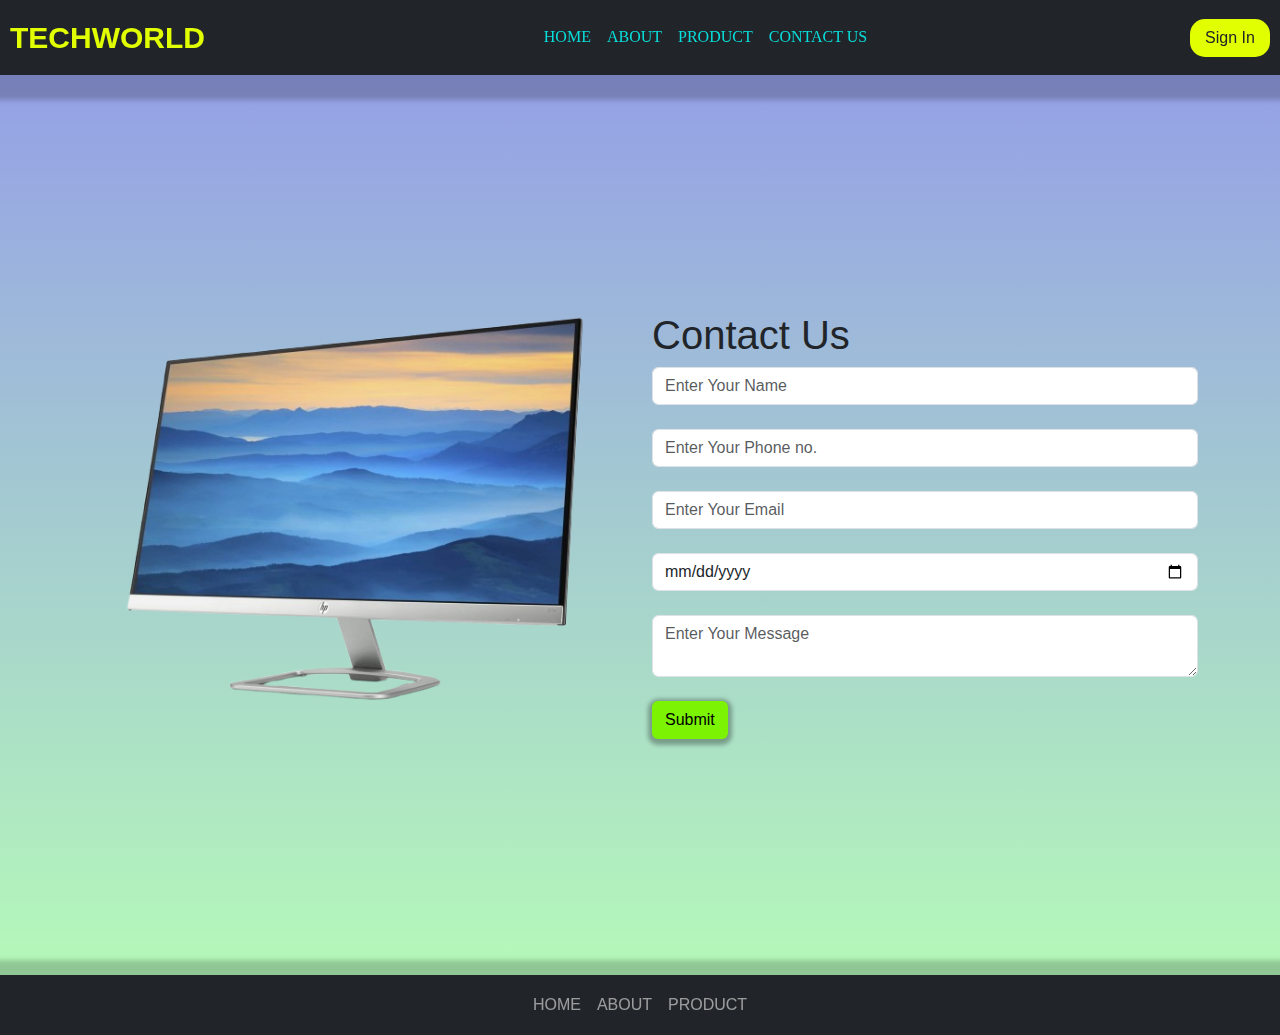
<file: techworld/contact.html>
<!DOCTYPE html>
<html lang="en">

<head>
  <meta charset="UTF-8">
  <meta name="viewport" content="width=device-width, initial-scale=1.0">
  <title>Document</title>
</head>
<link href="https://cdn.jsdelivr.net/npm/bootstrap@5.3.3/dist/css/bootstrap.min.css" rel="stylesheet">

<link rel="stylesheet" href="https://cdn.jsdelivr.net/npm/bootstrap-icons@1.10.5/font/bootstrap-icons.css">
<link rel="stylesheet" href="c.css">



<body>
  <nav class="navbar navbar-expand-lg navbar-light bg-dark" id="navbar">
    <a class="navbar-brand" href="#">TECHWORLD</a>
    <button class="navbar-toggler" type="button" data-bs-toggle="collapse" data-bs-target="#navbarSupportedContent"
      aria-controls="navbarSupportedContent" aria-expanded="false" aria-label="Toggle navigation">
      <span class="navbar-toggler-icon"></span>
    </button>


    <div class="collapse navbar-collapse" id="navbarSupportedContent">
      <ul class="navbar-nav mx-auto">
        <li class="nav-item ">
          <a class="nav-link" href="index.html">HOME</a>
        </li>
        <li class="nav-item ">
          <a class="nav-link" href="#about">ABOUT</a>
        </li>
        <li class="nav-item ">
          <a class="nav-link" href="product.html">PRODUCT</a>
        </li>
        <li class="nav-item ">
          <a class="nav-link" href="contact.html">CONTACT US</a>
        </li>
      </ul>
      <button class="btn">Sign In</button>
    </div>
  </nav>


      <section id="contact">
      <div class="container">
      <div class="row">
        <div class="col-lg-6 col-md-6 col-12">
          <img src="images/mon22.png" alt="" class="img-fluid p-lg-6 p-1">
        </div>
        <div class="col-lg-6 col-md-6 col-12">
          <h1>Contact Us</h1>
          <form>
            <input type="email" placeholder="Enter Your Name" class="form-control mb-4">
            
            <input type="email" placeholder="Enter Your Phone no." class="form-control mb-4">
            
            <input type="email" placeholder="Enter Your Email" class="form-control mb-4">

          <input type="date" class="form-control mb-4">
          
          <textarea class="form-control mb-4" placeholder="Enter Your Message"></textarea>

            <button class="btn signin">Submit</button>
          </form>
        </div>
        </div>
      </div>
    </section>


      <nav class="navbar navbar-expand-lg navbar-dark bg-dark" id="navbar">

        <ul class="navbar-nav mx-auto">
        <li class="nav-item ">
          <a class="nav-link" href="index.html">HOME</a>
        </li>
        <li class="nav-item ">
          <a class="nav-link" href="about.html">ABOUT</a>
        </li>
        <li class="nav-item ">
          <a class="nav-link" href="product.html">PRODUCT</a>
        </li>
      </ul>
    </div>
  </nav>


<script src="https://cdn.jsdelivr.net/npm/bootstrap@5.3.7/dist/js/bootstrap.bundle.min.js"></script>

</body>
</file>
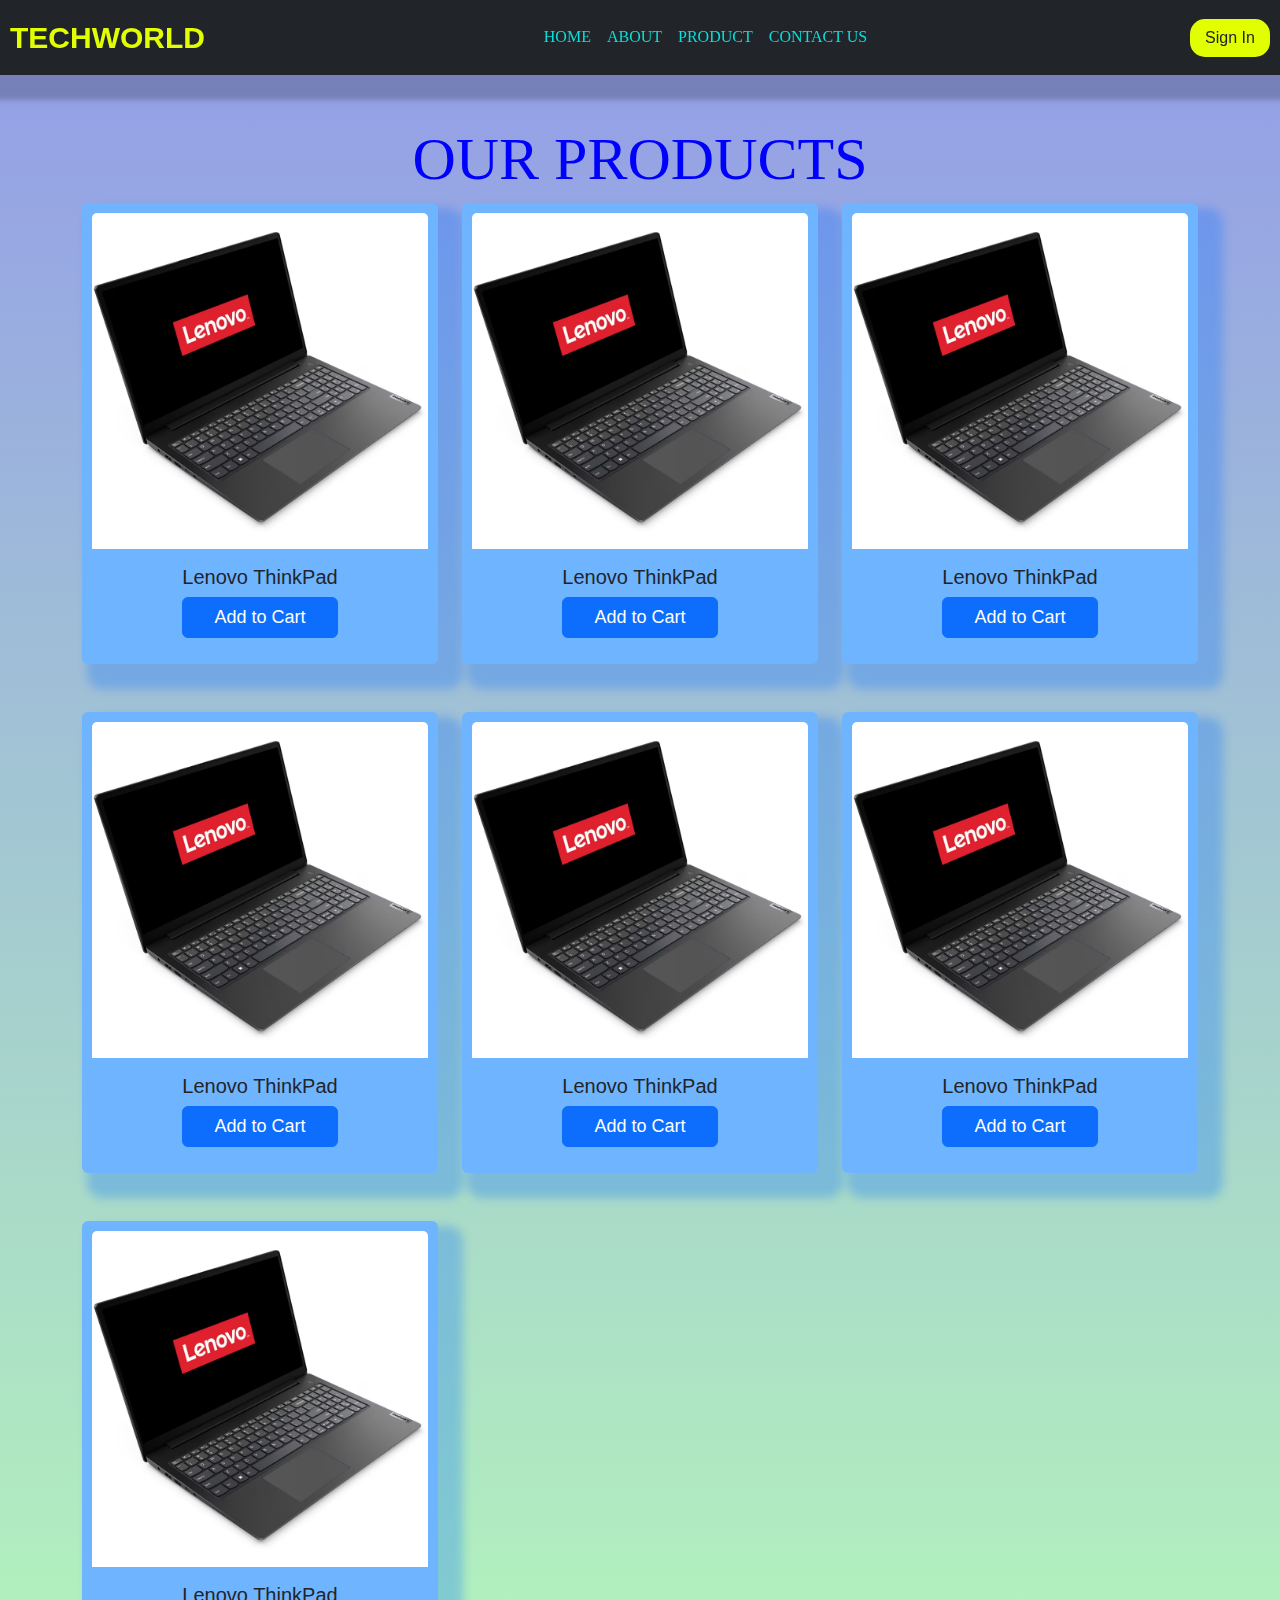
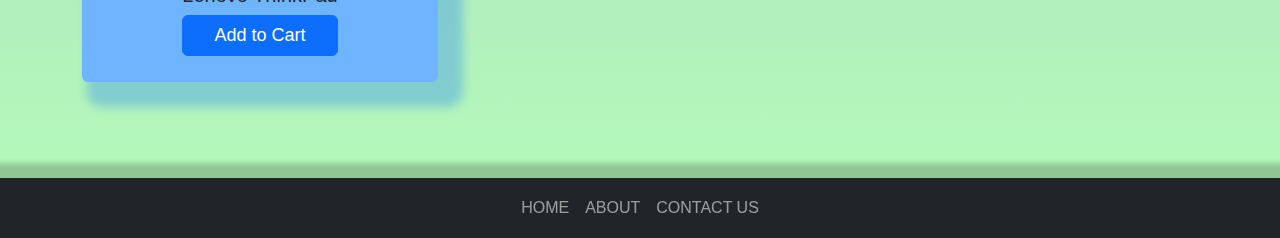
<file: techworld/product.html>
<!DOCTYPE html>
<html lang="en">

<head>
  <meta charset="UTF-8">
  <meta name="viewport" content="width=device-width, initial-scale=1.0">
  <title>Document</title>
</head>
<link href="https://cdn.jsdelivr.net/npm/bootstrap@5.3.3/dist/css/bootstrap.min.css" rel="stylesheet">
<link rel="stylesheet" href="c.css">



<body>
  <nav class="navbar navbar-expand-lg navbar-light bg-dark" id="navbar">
    <a class="navbar-brand" href="#">TECHWORLD</a>
    <button class="navbar-toggler" type="button" data-bs-toggle="collapse" data-bs-target="#navbarSupportedContent"
      aria-controls="navbarSupportedContent" aria-expanded="false" aria-label="Toggle navigation">
      <span class="navbar-toggler-icon"></span>
    </button>


    <div class="collapse navbar-collapse" id="navbarSupportedContent">
      <ul class="navbar-nav mx-auto">
        <li class="nav-item ">
          <a class="nav-link" href="index.html">HOME</a>
        </li>
        <li class="nav-item ">
          <a class="nav-link" href="#about">ABOUT</a>
        </li>
        <li class="nav-item ">
          <a class="nav-link" href="product.html">PRODUCT</a>
        </li>
        <li class="nav-item ">
          <a class="nav-link" href="contact.html">CONTACT US</a>
        </li>
      </ul>
      <button class="btn">Sign In</button>
    </div>
  </nav>


  <section id="product">
    <div class="container m-5">
      <h1 class="text-center">OUR PRODUCTS</h1>
      <div class="row">
        <div class="col-lg-4 col-md-4 col-12 mb-5">
          <div class="card">
            <img src="images/lenovo.avif" class="card-img-top" alt="...">
            <div class="card-body text-center">
              <h5 class="card-title">Lenovo ThinkPad</h5>
              <a href="#" class="btn btn-primary">Add to Cart</a>
            </div>
          </div>
         </div>
         <div class="col-lg-4 col-md-4 col-12 mb-5">
          <div class="card">
            <img src="images/lenovo.avif" class="card-img-top" alt="...">
            <div class="card-body text-center">
              <h5 class="card-title">Lenovo ThinkPad</h5>
              <a href="#" class="btn btn-primary">Add to Cart</a>
            </div>
          </div>
         </div>
         <div class="col-lg-4 col-md-4 col-12 mb-5">
          <div class="card">
            <img src="images/lenovo.avif" class="card-img-top" alt="...">
            <div class="card-body text-center">
              <h5 class="card-title">Lenovo ThinkPad</h5>
              <a href="#" class="btn btn-primary">Add to Cart</a>
            </div>
          </div>
         </div>
          <div class="col-lg-4 col-md-4 col-12 mb-5">
          <div class="card">
            <img src="images/lenovo.avif" class="card-img-top" alt="...">
            <div class="card-body text-center">
              <h5 class="card-title">Lenovo ThinkPad</h5>
              <a href="#" class="btn btn-primary">Add to Cart</a>
            </div>
          </div>
         </div>
          <div class="col-lg-4 col-md-4 col-12 mb-5">
          <div class="card">
            <img src="images/lenovo.avif" class="card-img-top" alt="...">
            <div class="card-body text-center">
              <h5 class="card-title">Lenovo ThinkPad</h5>
              <a href="#" class="btn btn-primary">Add to Cart</a>
            </div>
          </div>
         </div>
          <div class="col-lg-4 col-md-4 col-12 mb-5">
          <div class="card">
            <img src="images/lenovo.avif" class="card-img-top" alt="...">
            <div class="card-body text-center">
              <h5 class="card-title">Lenovo ThinkPad</h5>
              <a href="#" class="btn btn-primary">Add to Cart</a>
            </div>
          </div>
         </div>
          <div class="col-lg-4 col-md-4 col-12 mb-5">
          <div class="card">
            <img src="images/lenovo.avif" class="card-img-top" alt="...">
            <div class="card-body text-center">
              <h5 class="card-title">Lenovo ThinkPad</h5>
              <a href="#" class="btn btn-primary">Add to Cart</a>
            </div>
          </div>
         </div>
      </div>
    </div>
  </section>


      <nav class="navbar navbar-expand-lg navbar-dark bg-dark" id="navbar">
      <ul class="navbar-nav mx-auto">
        <li class="nav-item ">
          <a class="nav-link" href="index.html">HOME</a>
        </li>
        <li class="nav-item ">
          <a class="nav-link" href="about.html">ABOUT</a>
        </li>
        <li class="nav-item ">
          <a class="nav-link" href="contact.html">CONTACT US</a>
        </li>
      </ul>
    </div>
  </nav>



  <script src="https://cdn.jsdelivr.net/npm/bootstrap@5.3.7/dist/js/bootstrap.bundle.min.js"></script>
</body>

</html>
</file>
<file: boots/h.css>
.card6{
    margin-top: 50px;
}
</file>
<file: buildsync login/stye.css>
*{
    text-decoration: none;
    padding: 0;
    margin: 0;
}

nav {
  background-color: #f6f6f6;
  padding: 20px 35px;
box-shadow: 0px 2px 10px rgba(0, 0, 0, 0.1);
}

.nav {
    
  display: flex;
  align-items: center;
  justify-content: space-between;
  margin-top: 20px;
}


.navcontent {
  display: flex;
  gap: 45px;
  margin-right: 320px;
}
.Zimg{
  height: 80px;
  width: 200px;
  border-radius: 40px;
}
.navcontent a {
  color: rgb(12, 0, 185);
  font-size: 16px;
  font-family: sans-serif;
  font-weight: bold;
  text-decoration: none;
}
.navcontent a:hover {
  border: 1px solid #000000;
  border-width: 4px;
  transition: 0.3s ease;
  border-radius: 10px;
  padding: 5px;
}

.searchbar {
  padding:10px;
  border-radius: 5px;
  border: none;
  background-color: #d8d8d8;
}
.searchbar:hover {
  background-color: #a4bbeb;
  border: 1px solid #888;
  transition: 0.3s ease;
}
.card1{
    background-color: #ffffff;
    display: flex ;
    padding: 20px;
}

.welcome{
    margin-top: 75px;
    margin-left: 40px;
    background-color: #ffffff;
    padding: 10px;

}
.main-heading {
  font-family: 'Trebuchet MS';
  color: chocolate;
  font-size: 48px;
  margin-bottom: 10px;
}

.sub-heading {
  font-size: 28px;
  color: #111;
  align-items: center;
}

.image{
    display: flex;
    flex: 1;
    width: 200px;
    height: 300px;
    border-radius: 5px;
}

.card2{
    display: flex;
    background-image: url(images/fdf.webp);
    background-position: center;
    background-size: cover;
    background-repeat: no-repeat;
    padding: 20px;
     justify-content:center;
     position: relative;
}

h2{
    display: flex;
    align-items: center;
    color: #1001ae;
}
.form {
  background-color: rgba(255, 255, 255, 0.9); 
  padding: 30px;
  border-radius: 10px;
  box-shadow: 0px 0px 10px #00000044;
  height: 550px;
  margin-top: 100px;
  width: 500px;
}
label{
    display: flex;
    margin-bottom: 10px;
}

.input {
  padding: 10px;
  margin-bottom: 30px;
  width: 100%;
  border-width: 1px;
  border-radius: 5px;
}
.input:hover{
    background-color: #a4bbeb;
    border: #6f62ff;
}
button{
    background-color: #000000;
    color: #ffffff;
    margin-top: 38px;
    padding: 7px;
    width: 100%;
    border-radius: 7px;
    font-weight: bold;
}
.card3{
    background-color: #ffffff;
    color: #000000;
    display: flex;
    height: 50px;
    justify-content: center;
    margin-top: 20px;
}
</file>
<file: Google Login Form/style.css>
body {
  display: flex;
  justify-content: center;
  padding-top: 100px;
  background-color: rgb(246, 246, 246);
}

.cardborder {
  height: 150px;
  background-color: #fff;
  border-radius: 15px;
  width: 320px;
  box-shadow: 0px 2px 10px rgba(0, 0, 0, 0.1);
  display: flex;
  justify-content: center;
  align-items: center;
}

.card {
  height: 90px;
  background-color: #f3f2f2;
  border-radius: 15px;
  width: 300px;
  box-shadow: 0px 2px 10px rgba(0, 0, 0, 0.1);
}

.login {
  border: none;
  padding: 12px 8px;
  outline: none;
  background: transparent;
  width: 210px;
}

.fieldicon {
  padding: 12px 8px;
  margin-right: 5px;
}

.divider {
  height: 0.5px;
  background: grey;
  margin: 0 16px;
}

.image{
  display: flex;
  justify-content: center; 
  padding-left: 130px;  
  margin-bottom: 10px; 
}

button {
  border-radius: 10px;
  width: 300px;
  background-color: rgb(43, 167, 255);
  border-style: none;
  height: 38px;
  font-weight: 700;
  margin-top: 10px;
}

.Forgotemail {
  display: flex;
  justify-content: center;
  font-size: small;
  font-family: Arial;
  margin-top: 10px;
}


.input_wrapper {
  display: flex;
  justify-content: space-around;

}
</file>
<file: PolyFlow Page/style.css>
*{
    text-decoration: none;
    padding: 0;
    margin: 0;
}

nav {
  background-color: #2f80ed;
  padding: 20px 35px;
}

.nav {
  display: flex;
  align-items: center;
  justify-content: space-between;
}

.title a {
  color: white;
  font-weight: bold;
  font-size: 30px;
  font-family: sans-serif;
}
.title a:hover {
  color: #2dff6c;
}

.navcontent {
  display: flex;
  gap: 45px;
  margin-right: 320px;
}

.navcontent a {
  color: white;
  font-size: 16px;
  font-family: sans-serif;
  font-weight: bold;
}
.navcontent a:hover {
 text-decoration: underline;
 color: yellow;
}

.searchbar {
  padding:10px;
  border-radius: 5px;
  border: none;
}
.searchbar:hover {
  background-color: #fdcaca;
}

i {
    margin-left: 40px;
  background-color: rgb(255, 255, 255);
  padding: 10px;
  border-radius: 12px;
  color: black;
  cursor: pointer;
  font-size: 16px;
  gap: 5px;
}
.navicons:hover{
  background-color: #2dff6c;
  color: rgb(255, 255, 255);
}

/* 
1stimage */
.card{
    background-color: #ffffff;
    height: 255px;
    display: flex ;
    padding: 20px;
}

.heading{
    flex: 1;
    padding: 90px;
    font-family: 'Segoe UI';
    color: rgb(109, 106, 106);
}

.card1con{
    color: rgb(109, 106, 106);
}
.image{
    flex:1;
    width: 80px;
}
.launch{
      width: 100px;
  background-color: #2f80ed;
  border-style: none;
  color: azure;
  height: 38px;
  font-weight: 700;
  margin-top: 3px;
  cursor: pointer;
}
.launch:hover{
  background-color: black;
}

.card2{
    background-color: #f3f3f5;
    height: 350px;
    display: flex ;
    padding: 20px;
}

.heading2{
    flex: 1;
    padding: 40px;
    margin-left: 55px;
    font-family: 'Segoe UI';
    color: grey;
}
.heading2:hover{
  font-weight: bold;
}

.image2{
    flex:1;
    width: 60px;
    margin-left: 40px;
    border-radius: 20px;
}

h6{
    color: blue;
}
h2{
    color: black;
}
p{
    color: rgb(103, 103, 103);
}
.why{
    display: flex;
    justify-content: center;
    font-family: sans-serif;
    margin-top: 40px;
}
.why:hover{
  text-decoration: underline;
  color: blue;
}
.card3{
    background-color:#ffffff;
    height: 30vh;
}

.cardcontent {
  display: flex;
  justify-content: space-around;
  flex-wrap: wrap;
  gap: 20px;
  padding: 20px;
}

.logoconent {
  display: flex;
  flex-direction: column;
  justify-content: flex-start;
  align-items: center;
  min-height: 200px; 
}


.icons {
  font-size: 30px;
  background: white;
  box-shadow: 0px 2px 10px rgba(0, 0, 0, 0.1);
  padding: 10px;
  border-radius: 50%;
  margin-right: 50px;
}

.icons:hover{
  background-color: #2dff6c;
}


.cloud {
  font-weight: bold;
  margin: 10px 0 5px;
  font-family: sans-serif;
  padding: 10px;
}

.clouds {
  margin: 0;
  font-size: 14px;
  font-family: sans-serif;
}
.cloud2{
    font-size: 14px;
  font-family: sans-serif;
}


.core{
    display: flex;
    justify-content: center;
    font-family: sans-serif;
    margin-top: 40px;
    padding: 30px;
}
.core:hover{
  color: blue;
  text-decoration: underline;
}

.card4{
    background-color:#f3f3f5;
}
.boxescontent{
  display: flex;
  justify-content: space-around;
  flex-wrap: wrap;
  gap: 20px;
  padding: 20px;
}
.boxlogo{
    padding: 15px;
    margin-top: 20px;
    height: 120px;
    width: 200px;
    text-align: center;
    border: rgb(128, 123, 123) 2px solid;
    border-radius: 10px;
}
.boxlogo:hover {
  background: #aab4fa;
  color: rgb(0, 0, 0);
}

.box2content{
  display: flex;
  justify-content: space-around;
  flex-wrap: wrap;
  gap: 20px;
  padding: 20px;
}

.logo{
    margin-top: 17px;
    font-size: 14px;
  font-family: sans-serif;
}
.box3content{
    font-size: 14px;
  font-family: sans-serif;
}
.boxcontext{
    font-size: 14px;
  font-family: sans-serif;
}

.card5{
    background-color:  #f3f3f5;;
    display: flex ;
    padding: 10px;
    
    padding: 30px;
}
.con{
  font-family: sans-serif;
}
.pl{
  font-family: sans-serif;
  font-weight: bold;
}
.form{
    flex: 1;
    padding: 10px;
    margin-left:0px;
    background-color:rgba(103, 103, 103,103,0.3);;
}

.image4{
    flex: 1;
    width: 400px;
    border-radius: 5px;
    height: 370px;
    margin-left: 50px;
   
}

.email{
    padding: 8px;
  width: 400px;
  margin-top: 20px;
  margin-bottom: 20px;
  font-size: 16px;
  outline: none;
  border-radius: 7px;
  border: none;
}
.email:hover {
  background-color:gainsboro;
}


button{
  width: 76%;
  background-color: #2f80ed;
  border-style: none;
  color: rgb(0, 0, 0);
  height: 38px;
  font-weight: 700;
  margin-top: 3px;
  cursor: pointer;
  border-radius: 8px;
}
button:hover {
  background:rgb(255, 255, 255);
}



.b1{
    width: 400px;
    margin-left: 10px;
    margin-top: 6px;
    background-color:blue;
    color: black;
    border-radius: 10px;
}
.b2{
  margin-top: 7px ;
  width: 600px;
    background-color: blue;
}
.b2:hover {
  background-color: rgb(255, 255, 255);
}

.buttoncard{
    background-color: blue;
    width: 330px;
    display: flex;
    border-radius: 10px;
    height: 50px;
    margin-top: 50px;
}


.lamp:hover {
 background-color: #2dff6c;
}

.card6{
  display: flex;
  flex-direction: column;
  justify-content: center;
}
.factss {
  display: flex;
  justify-content: center;
}

.lampcontent {
  display: flex;
  flex-wrap: wrap;
  gap: 30px;
  padding: 20px;
  max-width: 800px;         
  width: 100%; 
}

.lamp {
  padding: 15px;
  margin-top: 20px;
  height: 45px;
  width: 200px;
  text-align: center;
  border: rgb(128, 123, 123) 2px solid;
  border-radius: 10px;
  display: flex;
  align-items: center;
  justify-content: center;
}

.lampicon {
  font-size: 24px;
  color: #555;
  margin-bottom: 8px;
  margin-right: 20px;
  display: block;
}

.lampcontext{
    font-size: 14px;
  font-family: sans-serif;
  margin-top: 8px;
}
.lamp2content{
  display: flex;
  margin-top: -40px;
  margin-left: 190px;
  gap: 40px;
  padding: 20px;
}

.card7{
  display: flex;
  flex-wrap: wrap;
  justify-content: center;
  max-width: 1200px;
  align-items: center;
}

.card7head{
    display: flex;
    justify-content: center;
    font-family: sans-serif;
    padding: 30px;
    color: #2f80ed;
}

.carddetails{
    display: flex;
    justify-content: center;
    align-items: flex-start;
    padding: 40px;
    gap: 120px;
}
.f1{
  display: flex;
  align-content: flex-start;
  font-size: large;
  color: #2f80ed;
  font-family: sans-serif;
}

.af{
  font-family: sans-serif;
}
.location{
  display: flex;
  align-items: center;
  padding: 10px;
}


@media (max-width: 780px) {
  .nav {
    flex-direction: column;
    align-items: flex-start;
  }

  .navcontent {
    flex-direction: column;
    gap: 15px;
    margin-right: 0;
    margin-top: 10px;
  }
  .searchbar {
    width: 200px;
    margin-top: 10px;
    margin-bottom: 10px;
  }

  .card{
    flex-direction: column;
    height: auto;
    padding: 10px;
  }
  .card2{
    flex-direction: column;
    height: auto;
    padding: 10px;
  }
  .card3{
    flex-direction: column;
    height: auto;
    padding: 10px;
  }
  .card5{   
    flex-direction: column;
    height: auto;
    padding: 10px;
  }

  .card7{
    flex-direction: column;
    height: auto;
    padding: 10px;
  }


  .heading, .heading2 {
    padding: 20px;
    text-align: center;
  }

  .image, .image2, .image4 {
    width: 100%;
    margin-left: 0;
    height: auto;
  }

  .buttoncard {
    margin-left: 0;
    width: 100%;
    justify-content: center;
  }

  .lampcontent, .lamp2content {
    flex-direction: column;
    margin-left: 0;
    gap: 20px;
    align-items: center;
  }

  .carddetails {
    flex-direction: column;
    gap: 20px;
    padding: 20px;
  }

  .email, button {
    width: 100%;
  }
}
</file>
<file: redbus/red.css>
*{
    margin: 0px;
    padding: 0px;
    text-decoration: none;
    font-family: sans-serif;
}

nav{
    background-color: aqua;
}

#navbar{
    position:sticky;
    top: 0;
    z-index: 100;
    padding: 10px ;
    box-shadow: 5px 5px 5px 20px rgba(0, 0, 0,.2);
}

.navbar-toggler{
    background-color: #000000;
}

.navbar .navbar-brand{
    font-size: 30px;
    font-weight: bold;
    color: rgb(255, 0, 0);
}

#navbarSupportedContent a{
    color: rgb(255, 41, 41);
    font-weight: bold;
    font-family:Verdana;
}
#navbarSupportedContent a:hover{ 
    background-color: #2c2a2a;
    color: #ffffff;
    border-radius: 35px;
}
.nav-item.active {
  background-color: #4CAF50;
}





.card2{
    display: flex;
    background-image:linear-gradient(rgba(231, 231, 231, 0.3),rgba(0,0,0,.7)), url(images/vov.jpg);
    background-position: center;
    background-size: cover;
    background-repeat: no-repeat;
    height: 115vh;
     justify-content:center;
     position: relative;
     align-items: center;
     flex-wrap: wrap;
}
h2{
    display: flex;
    justify-content: center;
}
h2:hover{
  color:#dd0101;
}
.book:hover{
  color: #ffffff;
  padding: 0px;
}
.form {
  background-color: rgba(96, 96, 96, 0.6); 
  box-shadow: 0px 0px 10px #00000044;
  height: max-content;
  border-radius: 20px;
  padding: 30px;
}
.form:hover{
    background-color: #d23737;
}
.ticket {
  background: #ffffff;
  border-radius: 20px;
  display: flex;
  gap: 10px;
  justify-content: space-between;
  flex-wrap: wrap;
  align-items: center;
  padding: 20px 30px;
  box-shadow: 0 0 10px rgba(0,0,0,0.1);
}
.section {
  display: flex;
  align-items: center;
  gap: 10px;
  border: none;
  outline: none;
}
input[type="text"],
input[type="date"] {
  border: none;
  outline: none;
  background: transparent; 
  font-size: 16px;
  padding: 10px;    
}
input:hover{
    background-color: #d9e8fa;
    border-radius: 10px;
}
.boxx {
  display: flex;
  align-items: center;
  gap: 8px;
}
label{
    font-weight: bold;
}
.button-wrapper {
  display: flex;
  justify-content: center;
  width: 100%;
}
.button[type="submit"] {
    margin-top: 10px;
  padding: 10px 20px;
  font-size: 16px;
  background-color: rgba(255, 255, 255, 0.8) !important;
  color: rgb(0, 0, 0);
  border: none;
  font-weight: bold;
  border-radius: 90px;
  cursor: pointer;
  width: 250px;
}
.button:hover{
    background-color: #ffffff;
    transition: 0.3 ease;
}

.card6{
  margin-top: 20px;
  display: flex;
  justify-content: center;
}

h5:hover{
  color: #ff4d01;
}





.card7{
    background-color: burlywood;
    display: flex;
    flex-wrap: wrap;
    justify-content: center;
    height: 50px;
    color: red;
    padding: 10px;
}
.card7:hover {
  background: #000;
  color: white;
}



#contact{
      display: flex;
    background-image:linear-gradient(rgba(5, 5, 5, 0.6),rgba(0, 0, 0, 0.6)), url(images/22.jpg);
    background-position: center;
    background-size: cover;
    background-repeat: no-repeat;
    height: 90vh;
     position: relative;
     align-items: center;
}

#contact h1{
  color: #ffffff;
}

#contact h3{
  color: #fc0101;
}


.trainn{
      display: flex;
    background-image:linear-gradient(rgba(5, 5, 5, 0.9),rgba(151, 151, 151, 0.3)), url(images/VANDEY-BHARAT.png);
    background-position: center;
    background-size: cover;
    background-repeat: no-repeat;
    height: 90vh;
     position: relative;
     justify-content: center;
     align-items: center;
     flex-wrap: wrap;
}

.title-top {
  position: absolute;
  top: 30px;
  left: 50%;
  transform: translateX(-50%);
  z-index: 10;
  color: rgb(255, 255, 255);
  font-size: 2.5rem;
  font-weight: bold;
}



#cont h2{
  color: #0b0b0b;
  font-weight: 800;
  font-family: 'Trebuchet MS';
}

#cont h4{
  color: #e11111;
  font-weight: 500;
  font-family:Impact;
}

#cont h4:hover{
  color: #0f1bc4;
}

#cont p{
  color: #0f1bc4;
}
#cont p:hover{
  font-weight: bold;
  color: #000;
}
#cont .card{
  box-shadow: 5px 5px 5px 10px rgba(255, 25, 25, 0.2);
}

#cont .card:hover{
  background-color: #c4c2c2;
}

#cont .btn{
  display: flex;
  justify-content: center;
}
</file>
<file: SignIn With Image/style.css>
body{
  display: flex;
  justify-content: center;
  height: 100vh;
  margin: 0px;
  align-items: center;
  background-color: rgb(216, 210, 210);
}

.card{
    background-color: #fff;
    border-radius: 8px ;
    width: 800px;
    height: 555px;
    box-shadow: 0px 2px 10px rgba(0, 0, 0, 0.1);
    display: flex ;
    padding: 10px;
}
.form{
    flex: 1;
    background-color: #ffffff;
    padding: 10px;

}
.image{
    flex: 1;
    width: 200px;
    border-radius: 5px;
    
}
.logo{
    height:50px;
    width: 170px;
}

.form_row {
  display: flex;
  gap: 20px;
  margin-bottom: 15px;
}

.form_row div {
  display: flex;
  flex-direction: column;
}

.fn {
  padding: 8px;
  width: 180px;
  font-size: 16px;
}

.ln{
    padding: 8px;
  width: 180px;
  font-size: 16px;
}

.email{
    padding: 8px;
  width: 400px;
  font-size: 16px;
}


.password_row {
  display: flex;
  gap: 20px;
  margin-bottom: 15px;
}

.password_row div {
  display: flex;
  flex-direction: column;
  margin-top: 15px;
}

.po {
  padding: 8px;
  width: 180px;
  font-size: 16px;
}

.poc{
    padding: 8px;
  width: 180px;
  font-size: 16px;
}
.terms{
  font-size: 11px;
  font-weight:bold;
  font-family: Arial;
}

.red {
   font-size: 11px;
  font-weight:bold;
  font-family: Arial;
}
.box {
  display: flex;
}

label{
  font-weight:400;
  font-family:Trebuchet MS;
}
 
h2{
  font-weight:400;
  font-family:Trebuchet MS;
}

p{

  font-family:Segoe UI;
}

button{
  width: 100px;
  background-color: rgb(0, 3, 151);
  border-style: none;
  color: azure;
  height: 38px;
  font-weight: 700;
  margin-top: 3px;
}
</file>
<file: techworld/c.css>
*{
    margin: 0px;
    padding: 0px;
    text-decoration: none;
    font-family: sans-serif;
}

nav{
    background-color: aqua;
}

#navbar{
    position:sticky;
    top: 0;
    z-index: 100;
    padding: 10px ;
    box-shadow: 5px 5px 5px 20px rgba(0, 0, 0,.2);
}

.navbar-toggler{
    background-color: #fff;
}

.navbar .navbar-brand{
    font-size: 30px;
    font-weight: bold;
    color: rgb(225, 255, 0);
}

#navbarSupportedContent a{
    color: rgb(8, 222, 219) ;
    border-bottom: 2px solid transparent;
    font-weight: 500;
    font-family:Verdana;
}
#navbarSupportedContent a:hover{
    text-decoration: underline;
    color:rgb(255, 255, 255);
}
#navbarSupportedContent button{
    background-color: rgb(225, 255, 0);
    width: 5rem;
    border-radius: 15px;
}
#navbarSupportedContent button:hover{
    background-color: blue;
    color: #fff;
}

section{
    min-height: 100vh;
    display: flex;
    justify-content: center;
    align-items: center;
}

#home{
    background: linear-gradient(rgba(0,0,0,.3),rgba(0,0,0,.7)),url(images/lap.jpg);
    background-size: cover;
    background-position: center;
    flex-direction: column;
}
#home h1{
    color: #fff;
    font-size: 80px;
    font-family: 'Trebuchet MS';
}
#home h1:hover{
    color: rgb(225, 255, 0);
}
#home p{
    color: #fff;
    font-size: 30px;
    font-weight: bold;
}
#home p:hover{
    color: rgb(225, 255, 0);
}
#home .input-group{
    width: 40%;
    height: 40px;
}

.signin{
    background-color: rgb(123, 243, 3);
    color: #000000 !important;
    box-shadow: 0px 2px 4px 4px rgba(0,0,0,.3);
}

#about{
    background:linear-gradient(rgba(9, 234, 24, 0.3),rgba(103, 119, 220, 0.7));
}  

#about h1{
    font-weight: bold;
    color: blue;
    text-decoration: none;
}
#about h1:hover{
    color: rgb(227, 87, 0);
    text-decoration: none;
}
#about p{
    color: rgb(45, 40, 40);
    font-weight: bold;
}
#product{
     background:linear-gradient(rgba(103, 119, 220, 0.7),rgba(9, 234, 24, 0.3));
}
#product .card{
    border: none !important;
    background-color: rgb(111, 180, 255);
    box-shadow: 15px 15px 10px 10px rgba(18, 117, 255, 0.3);
    justify-content: center;
    align-items: center;
    padding: 10px;
}
#product .card:hover{
    background-color: darkorange;
    transition: 0.2 ease;
    color: azure;
}
#product h1{
    font-weight: 500;
    font-size: 60px;
    font-family:'Lucida Sans';
    color: blue;
}
#product h1:hover{
    color: rgb(227, 87, 0);
}

#product a{
    display: flex;
    justify-content: center;
    font-size: large;
}
#contact{
       background:linear-gradient(rgba(103, 119, 220, 0.7),rgba(9, 234, 24, 0.3));
}
</file>
<file: zttaform/style.css>
*{
    text-decoration: none;
    padding: 0;
    margin: 0;
}

nav {
  background-color: #000000;
  padding: 20px 35px;
}

.nav {
  display: flex;
  align-items: center;
  justify-content: space-between;
  margin-top: 20px;
}


.navcontent {
  display: flex;
  gap: 45px;
  margin-right: 320px;
  
}
.Zimg{
  height: 50px;
  width: 200px;
}
.navcontent a {
  color: white;
  font-size: 16px;
  font-family: sans-serif;
  font-weight: bold;
  text-decoration: none;
}
.navcontent a:hover {
  border: 1px solid #ffffff;
  border-width: 4px;
  transition: 0.3s ease;
  border-radius: 10px;
  padding: 5px;
}

.searchbar {
  padding:10px;
  border-radius: 5px;
  border: none;
}
.searchbar:hover {
  background-color: #e6e6e6;
  border: 1px solid #888;
  transition: 0.3s ease;
}



.card{
    background-color: burlywood;
    display: flex ;
    padding: 20px;
    border-radius: 0px;
}
.c1z{
  height: 500px;
}
.textimg {
  position: absolute;
  top: 20px;
  left: 0;
  width: 200px;
  margin-left: 530px;
  margin-top: 200px;
 display: flex;
  justify-content: center;
  background-color: #443636;
  color: rgb(255, 255, 255);
  font-family: Georgia;
  font-size: 24px;
  font-weight: bold;
  padding: 10px;
  border-radius: 60px;
}
.textimg:hover{
  background-color: #ffffff;
  color: #2f80ed;
  transition: 0.3 ease;
}

.card5{
    display: flex;
    background-image: url(images/zz.webp);
    background-position: center;
    background-size: cover;
    background-repeat: no-repeat;
    height: 90vh;
     justify-content:center;
     position: relative;
}
.con{
  font-family: sans-serif;
  background-color: #000000;
  color: #e6e6e6;
  width: 240px;
  border-radius: 15px;
  margin-left:  100px;;
}
.con:hover{
  background-color: #ffffff;
  color: black;
  transition: 0.3 ease;
}
.pl{
  font-family: sans-serif;
  font-weight: bold;
}


.form{
    padding: 10px;
    margin-top: 20px;
    margin-left:400px;
    margin-bottom: 15px;
    border-radius: 20px;
    background-color:  #ffffff;
    width: 430px;
    justify-content: center;
}
.con{
  display: flex;
  justify-content: center;
}
.p1{
  display: flex;
  justify-content: center;
}
.email{
    padding: 8px;
  width: 400px;
  margin-top: 20px;
  margin-bottom: 20px;
  font-size: 16px;
  outline: none;
  border-radius: 7px;
  border: none;
  display: flex;
}
.email:hover {
  border: 1px solid #2f80ed;
  background-color: #e6e6e6;
  border-width: 2px;
  transition: 0.3s ease;
  padding: 5px;
}
button{
  width: 400px;
  background-color: #2f80ed;
  border-style: none;
  color: azure;
  height: 38px;
  font-weight: 700;
  margin-top: 3px;
  cursor: pointer;
  border-radius: 8px;
}
button:hover {
  border: 1px solid #000000;
  border-width: 4px;
  transition: 0.3s ease;
  border-radius: 10px;
  padding: 5px;
}

.fn{
    padding: 8px;
  width: 400px;
  margin-top: 20px;
  margin-bottom: 20px;
  font-size: 16px;
  outline: none;
  border-radius: 7px;
  border: none;
  display: flex;
}
.fn:hover {
  border: 1px solid #2f80ed;
  background-color: #e6e6e6;
  border-width: 2px;
  transition: 0.3s ease;
  padding: 5px;
}

.ln{
    padding: 8px;
  width: 400px;
  margin-top: 20px;
  margin-bottom: 20px;
  font-size: 16px;
  outline: none;
  border-radius: 7px;
  border: none;
  display: flex;
}
.ln:hover {
  border: 1px solid #2f80ed;
  background-color: #e6e6e6;
  border-width: 2px;
  transition: 0.3s ease;
  padding: 5px;
}
.ph{
    padding: 8px;
  width: 400px;
  margin-top: 20px;
  margin-bottom: 20px;
  font-size: 16px;
  outline: none;
  border-radius: 7px;
  border: none;
  display: flex;
}
.ph:hover {
  border: 1px solid #2f80ed;
  background-color: #e6e6e6;
  border-width: 2px;
  transition: 0.3s ease;
  padding: 5px;
}
.cu{
    padding: 8px;
  width: 400px;
  margin-top: 20px;
  margin-bottom: 20px;
  font-size: 16px;
  outline: none;
  border-radius: 7px;
  border: none;
  display: flex;
}
.cu:hover {
  border: 1px solid #2f80ed;
  background-color: #e6e6e6;
  border-width: 2px;
  transition: 0.3s ease;
  padding: 5px;
}
.card2{
  display: flex;
  background-color: burlywood;
}

.carddetails{
    display: flex;
    padding: 40px;
    margin-left: 100px;
    gap: 120px;
}
.f1{
  font-size: large;
  color: #000000;
  font-family: sans-serif;
  justify-content: center;
}
.f1:hover {
  transition: 0.3s ease;
  padding: 5px;
  background-color: chartreuse;
}

.af{
  font-family: sans-serif;
}
.af:hover{
  transition: 0.3 ease;
  background-color: yellow;
}
.location{
  display: flex;
  padding: 10px;
}
</file>
